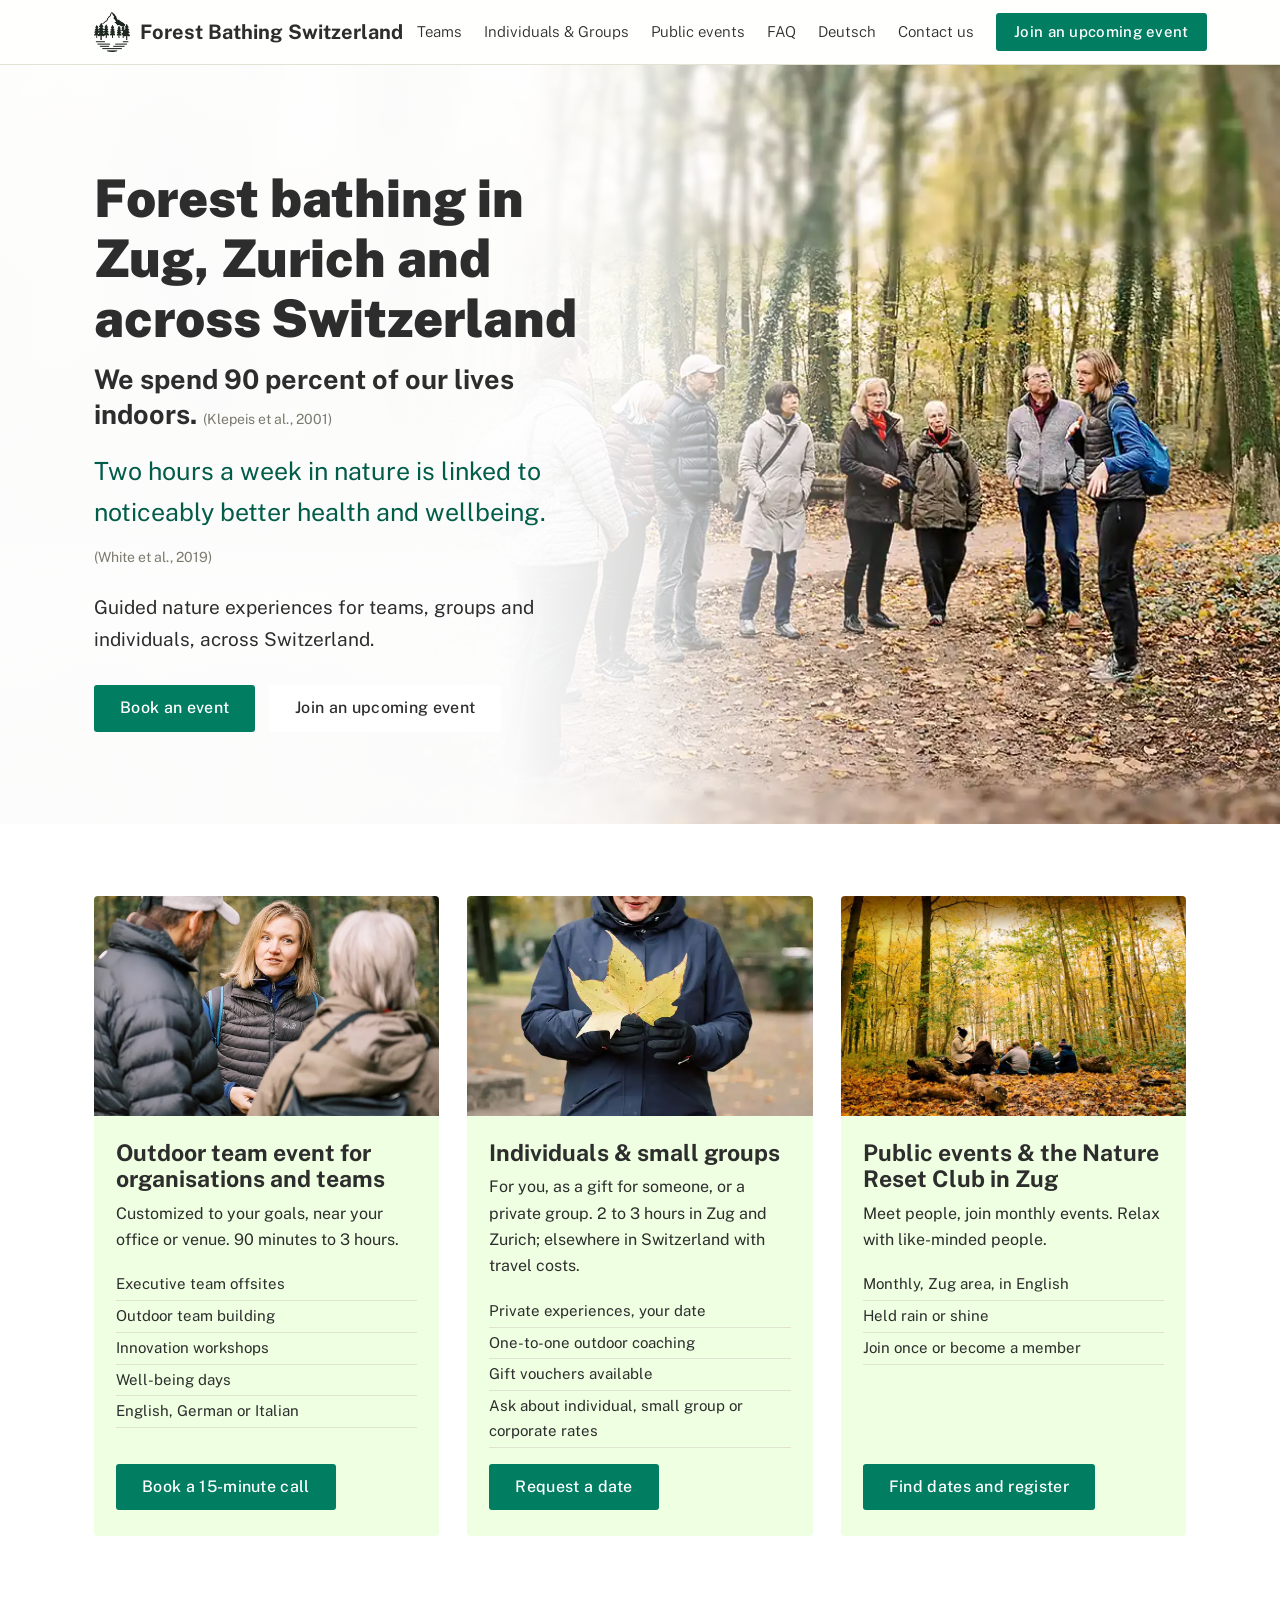
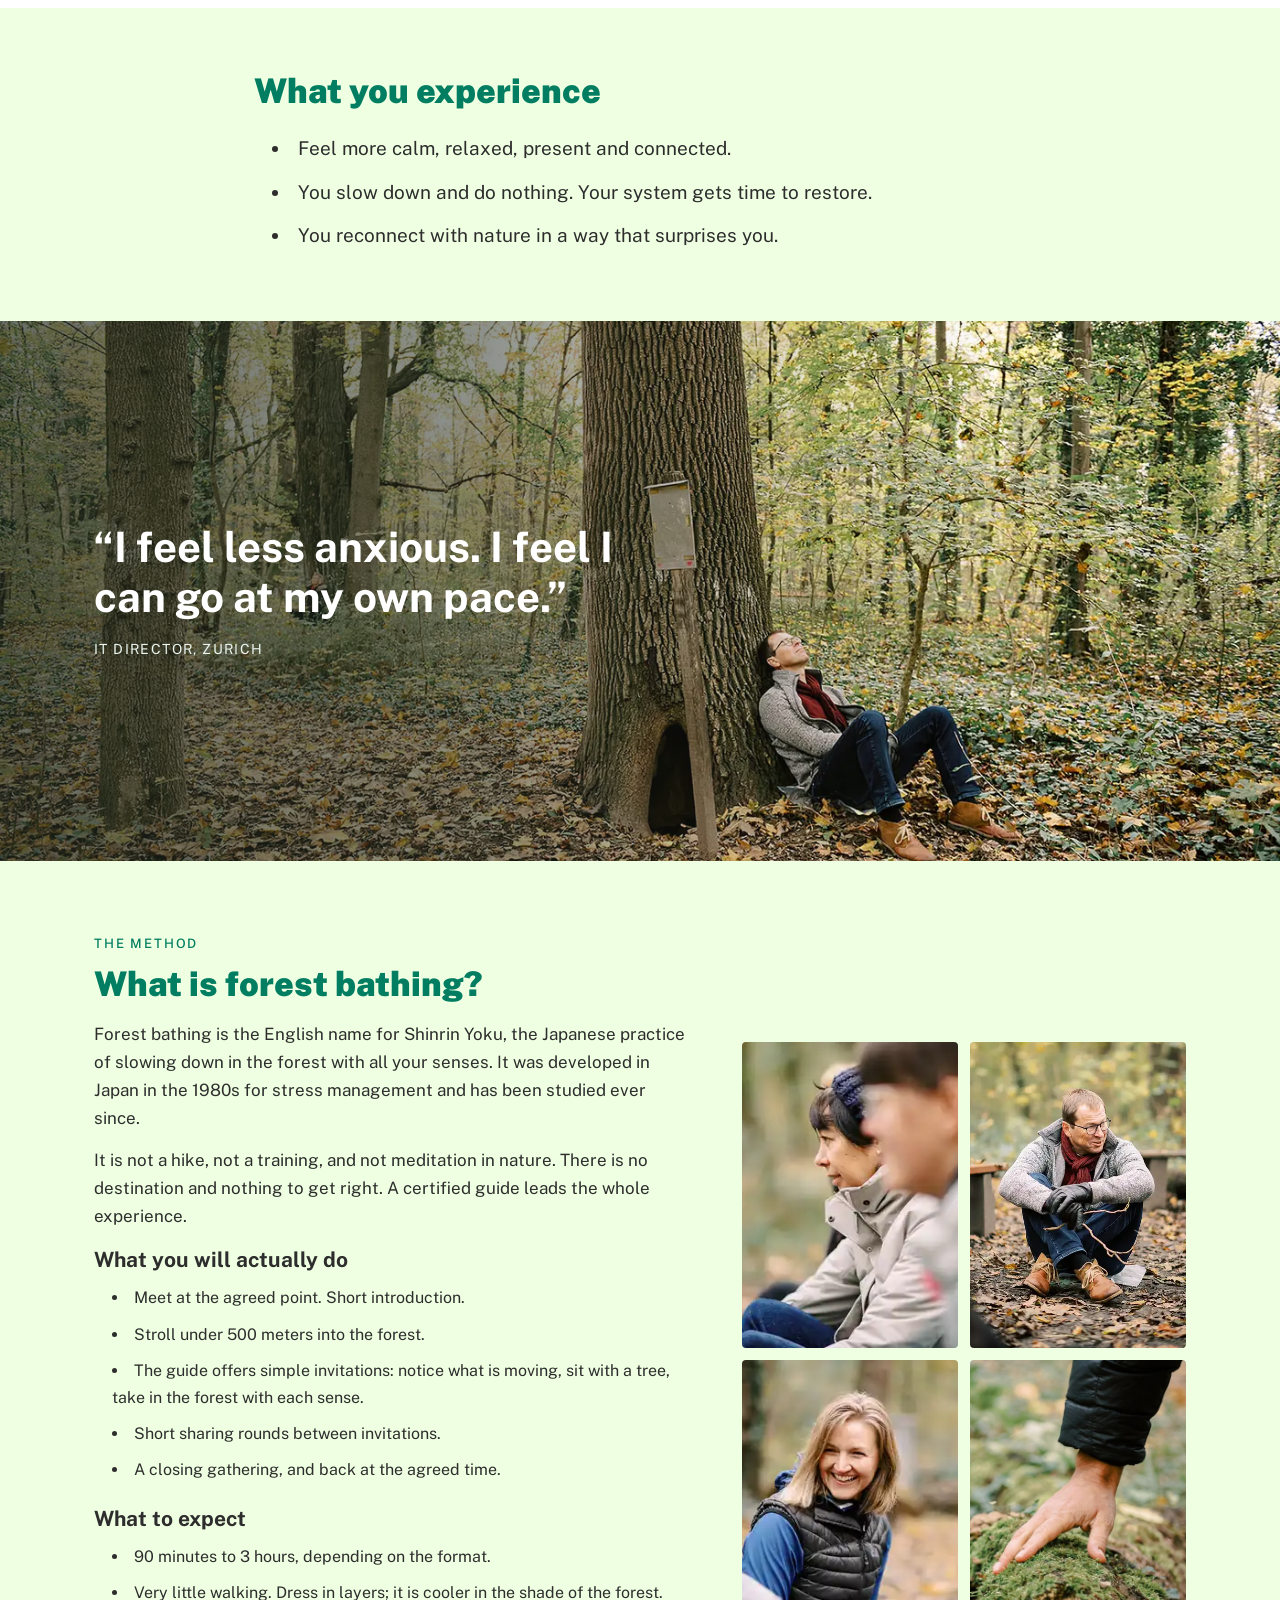
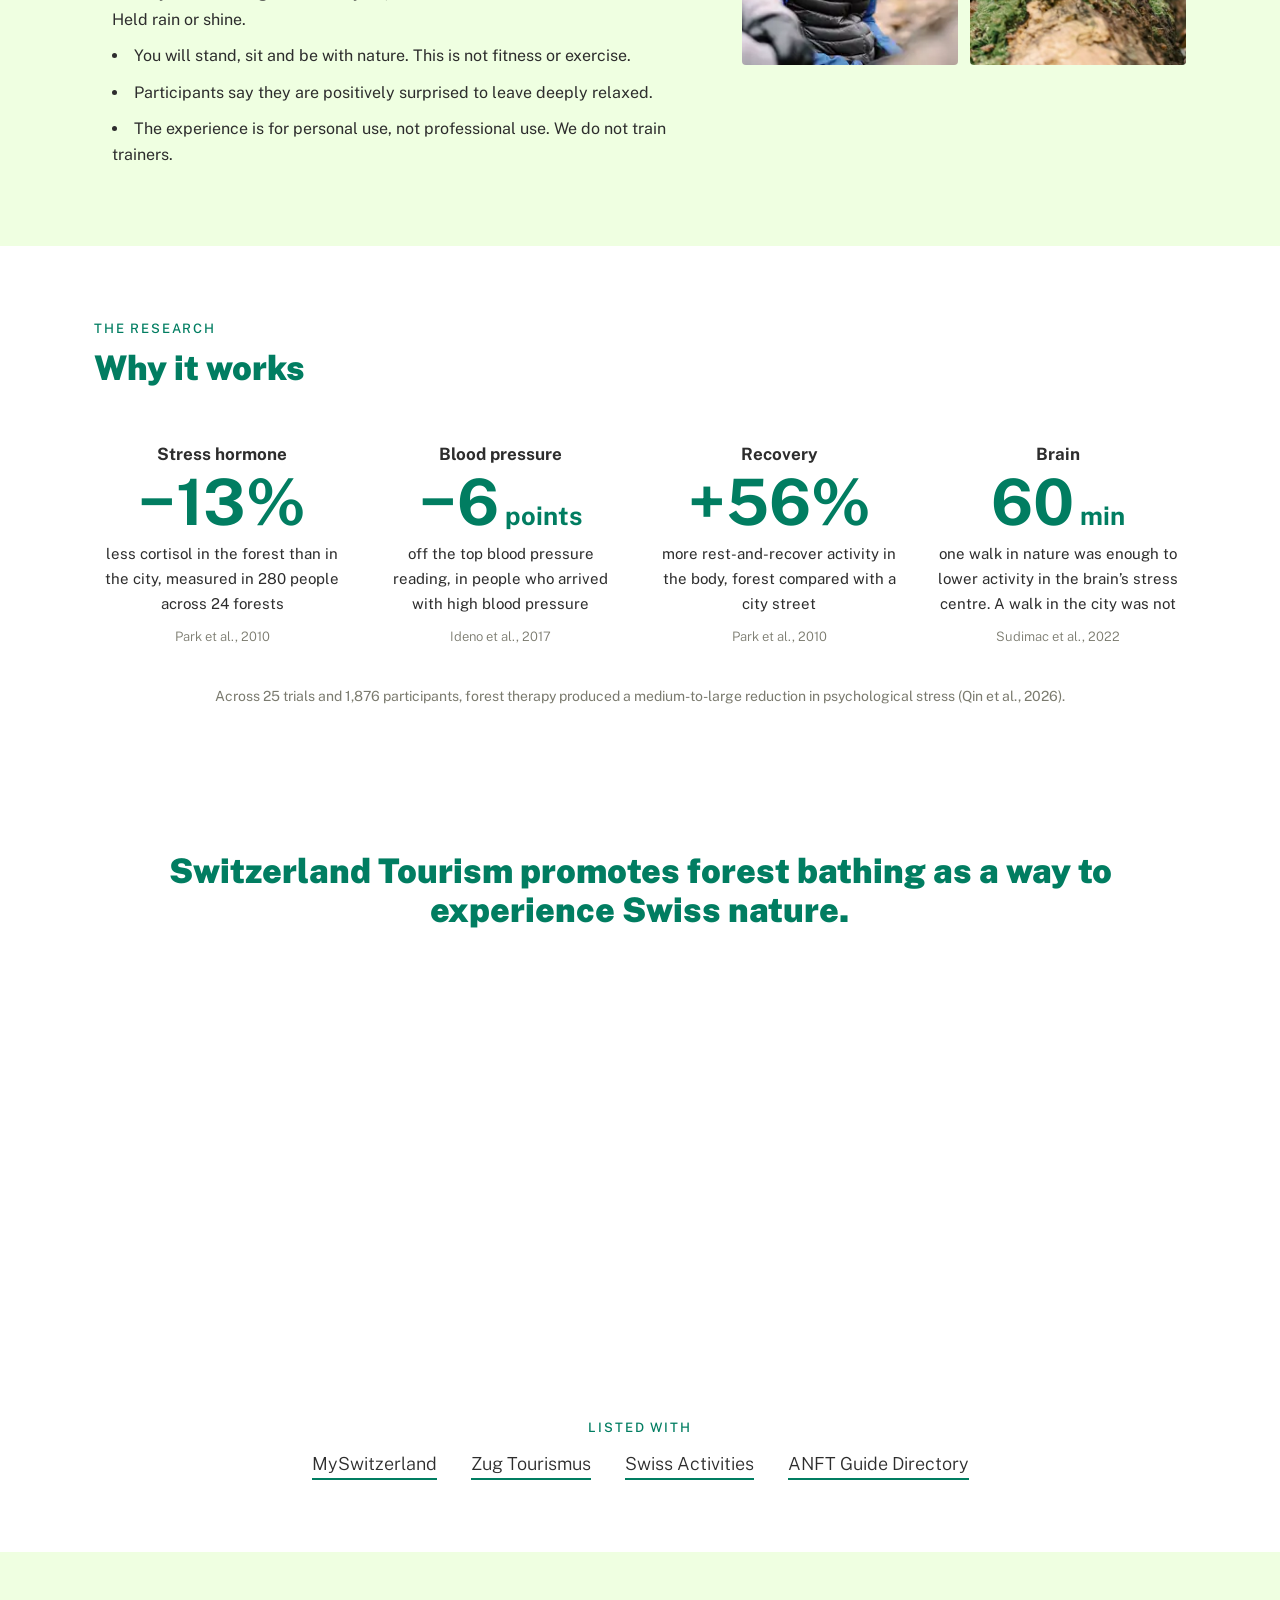
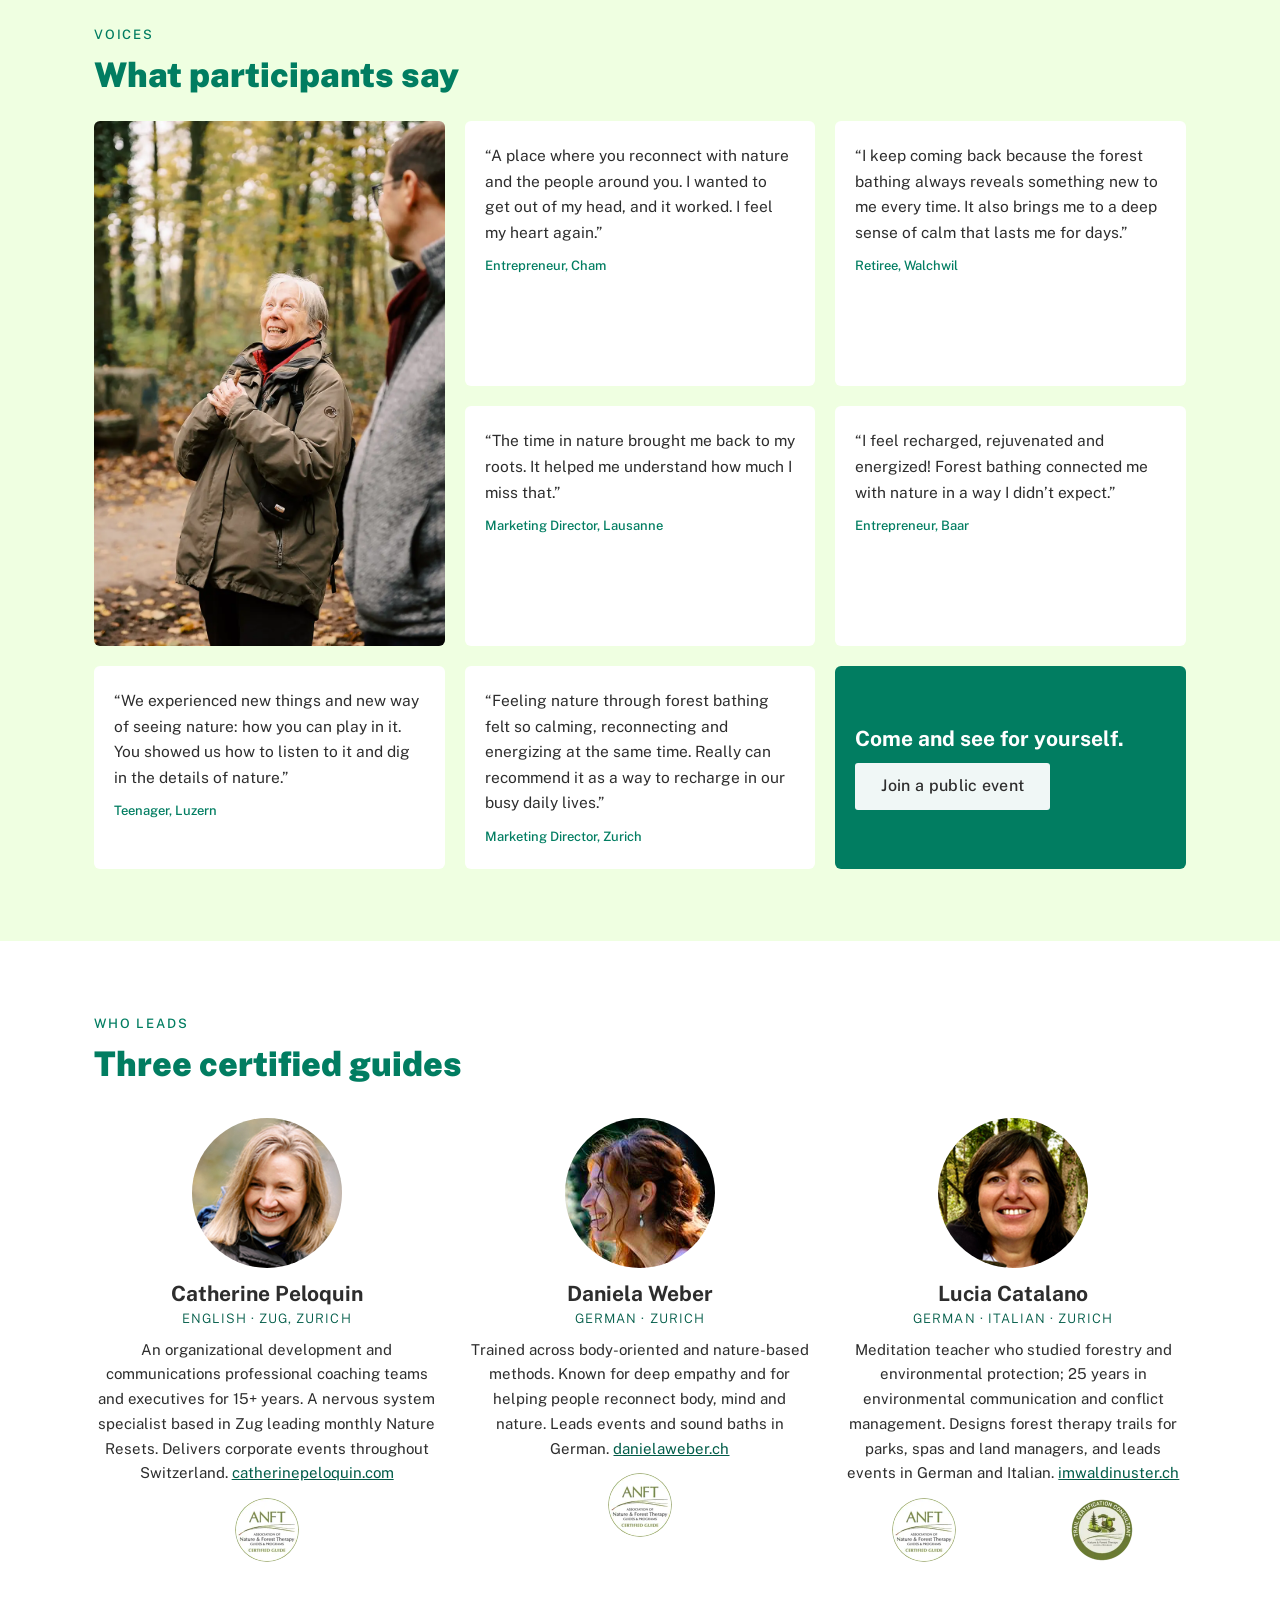
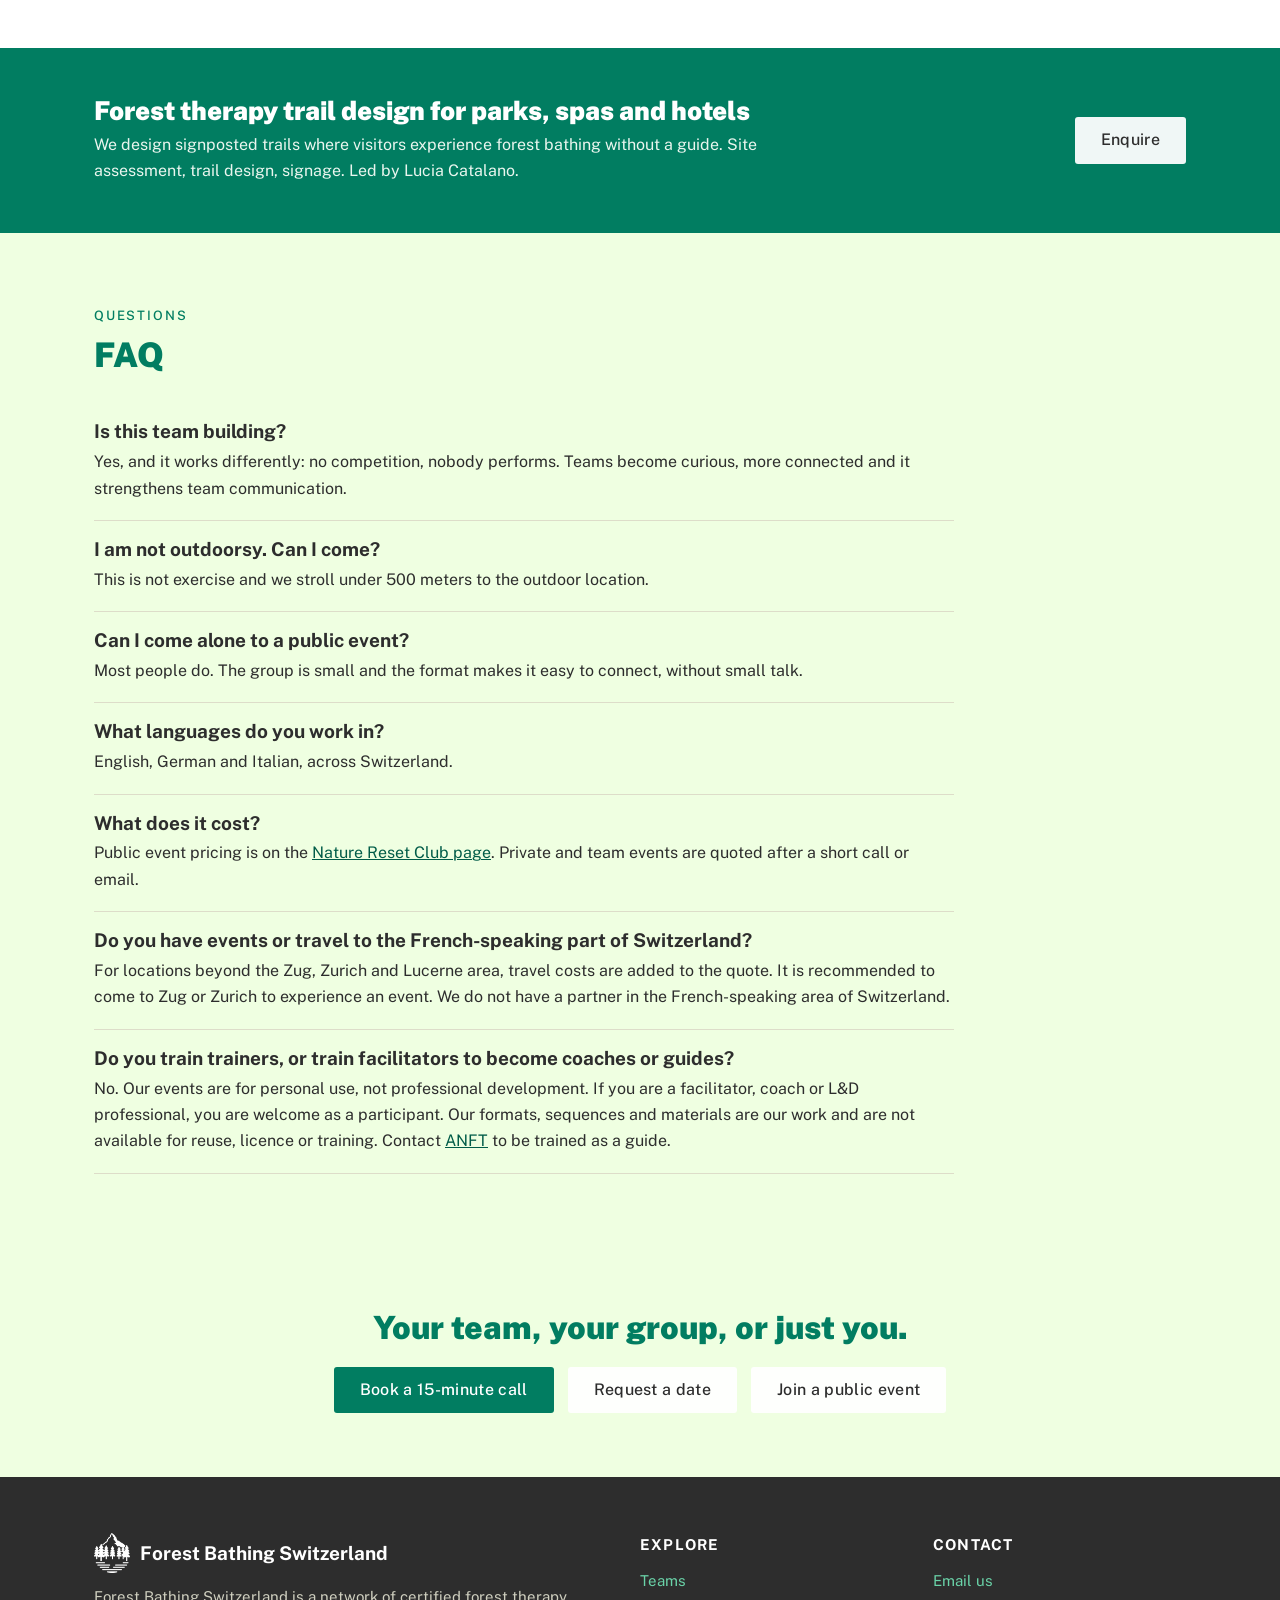
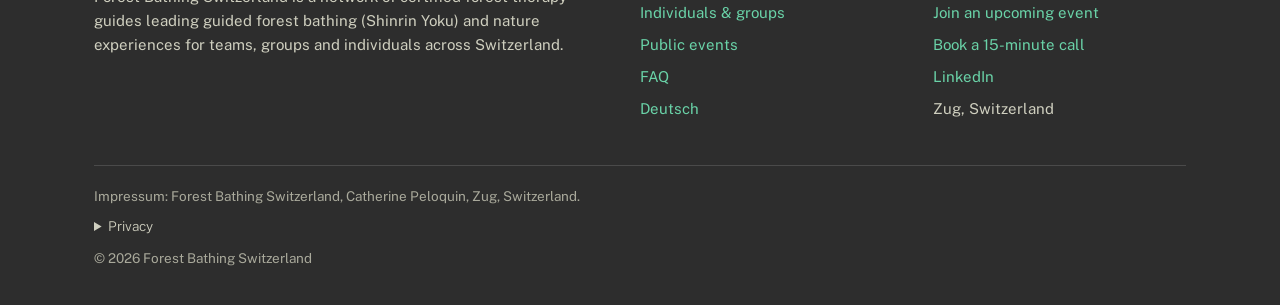
<file: index.html>
<!doctype html>
<html lang="en-US">
<head>
<meta charset="utf-8">
<meta name="viewport" content="width=device-width, initial-scale=1">
<title>Forest Bathing (Shinrin Yoku) &amp; Team Events in Switzerland</title>
<meta name="description" content="Guided forest bathing (Shinrin Yoku), outdoor team events and coaching in Zug, Zurich and across Switzerland. Certified guides for teams, groups and individuals.">
<meta name="robots" content="index, follow, max-image-preview:large, max-snippet:-1">
<link rel="canonical" href="https://forestbathingguides.ch/">
<link rel="alternate" hreflang="en" href="https://forestbathingguides.ch/">
<link rel="alternate" hreflang="de-CH" href="https://forestbathingguides.ch/waldbaden/">
<link rel="alternate" hreflang="x-default" href="https://forestbathingguides.ch/">
<meta property="og:type" content="website">
<meta property="og:site_name" content="Forest Bathing Switzerland">
<meta property="og:locale" content="en_US">
<meta property="og:title" content="Forest Bathing (Shinrin Yoku) &amp; Team Events in Switzerland">
<meta property="og:description" content="Guided forest bathing (Shinrin Yoku), outdoor team events and coaching in Zug, Zurich and across Switzerland. Certified guides for teams, groups and individuals.">
<meta property="og:url" content="https://forestbathingguides.ch/">
<meta property="og:image" content="https://forestbathingguides.ch/wp-content/uploads/2026/09/forest-group-circle-hero-hd.webp">
<meta name="twitter:card" content="summary_large_image">
<link rel="icon" href="/wp-content/uploads/2024/10/cropped-Forest_Bathing_favicon-32x32.png" sizes="32x32">
<link rel="icon" href="/wp-content/uploads/2024/10/cropped-Forest_Bathing_favicon-192x192.png" sizes="192x192">
<link rel="apple-touch-icon" href="/wp-content/uploads/2024/10/cropped-Forest_Bathing_favicon-180x180.png">
<link rel="preload" as="image" href="/wp-content/uploads/2026/09/forest-group-circle-hero-hd.webp">
<link rel="preconnect" href="https://fonts.googleapis.com"><link rel="preconnect" href="https://fonts.gstatic.com" crossorigin>
<link rel="stylesheet" href="https://fonts.googleapis.com/css2?family=Public+Sans:wght@400;600;700;900&display=swap">
<style>
:root{
  --green:#017d61; --green-dark:#015c48; --mint:#6ad3a8; --cream:#efffe1; --ink:#2d2d2d; --body:#2d2d2d; --white:#ffffff;
}
*{margin:0;padding:0;box-sizing:border-box}
body{font-family:'Public Sans','Inter','Helvetica Neue',Arial,sans-serif;font-weight:300;color:#2d2d2d;background:#efffe1;font-size:17px;line-height:1.65}
h1,h2,h3{font-family:'Public Sans','Inter','Helvetica Neue',Arial,sans-serif;color:#2d2d2d;line-height:1.15}
h2{color:#017d61}
img{max-width:100%;display:block}
a{color:#015c48}
.wrap{max-width:1140px;margin:0 auto;padding:0 24px}
.btn{display:inline-block;background:#017d61;color:#fff;text-decoration:none;font-weight:500;font-family:'Public Sans','Inter','Helvetica Neue',Arial,sans-serif;padding:13px 26px;border-radius:3px;letter-spacing:.02em;transition:background .2s}
.btn:hover{background:#015c48}
.btn.ghost{background:rgba(255,255,255,.92);color:#2d2d2d}
.btn.ghost:hover{background:#fff}
.cite{font-size:13px;color:#7a7a6e}
section{padding:72px 0}
.kicker{font-size:13px;letter-spacing:.14em;text-transform:uppercase;color:#017d61;font-weight:500;margin-bottom:10px;font-family:'Public Sans','Inter','Helvetica Neue',Arial,sans-serif}
/* nav */
nav{position:sticky;top:0;background:rgba(255,255,255,.96);z-index:50;border-bottom:1px solid #e3e3d4}
.nav-in{max-width:1140px;margin:0 auto;padding:12px 24px;display:flex;align-items:center;gap:28px}
.nav-in .brand{display:flex;align-items:center;gap:10px;text-decoration:none;color:#2d2d2d;font-family:'Public Sans','Inter','Helvetica Neue',Arial,sans-serif;font-size:20px;margin-right:auto}
.nav-in .brand img{width:36px;height:36px}
.nav-in a.nl{text-decoration:none;color:#2d2d2d;font-size:15px}
.nav-in a.nl:hover{color:#015c48}
.nav-in .btn{padding:9px 18px;font-size:15px}
/* hero */
.hero{background:linear-gradient(90deg,rgba(255,255,255,.985) 0%,rgba(255,255,255,.975) 40%,rgba(255,255,255,.86) 50%,rgba(255,255,255,.22) 64%,rgba(255,255,255,0) 74%),url('/wp-content/uploads/2026/09/forest-group-circle-hero-hd.webp') 50% 76%/cover no-repeat;padding:104px 0 92px;text-align:left}
.hero h1{font-size:clamp(32px,4.6vw,52px);max-width:500px;margin:0 0 8px}
.hero .cite{display:block;margin-bottom:18px}
.hero .wrap{text-align:left}
.hero p.sub{max-width:470px;margin:0 0 30px;font-size:19px;color:#2d2d2d}
.hero .btns{display:flex;gap:14px;justify-content:flex-start;flex-wrap:wrap}
/* doors */
.doors{background:#ffffff}
.grid3{display:grid;grid-template-columns:repeat(3,1fr);gap:28px}
.card{background:#efffe1;border-radius:4px;overflow:hidden;display:flex;flex-direction:column}
.card img{height:220px;width:100%;object-fit:cover}
.card .pad{padding:24px 22px 26px;display:flex;flex-direction:column;flex:1}
.card h3{font-size:23px;margin-bottom:8px}
.card p{font-size:16px;margin-bottom:16px}
.card .btn{margin-top:auto;align-self:flex-start}
.card ul{list-style:none;font-size:15px;margin:0 0 16px}
.card ul li{padding:3px 0;border-bottom:1px solid #e2e2d0}
/* numbers */
.numbers{text-align:center;padding:56px 0}
.numbers .big{font-family:'Public Sans','Inter','Helvetica Neue',Arial,sans-serif;font-size:clamp(24px,3.4vw,34px);color:#2d2d2d;max-width:840px;margin:0 auto 6px}
/* evidence */
.evidence{background:#ffffff}
.tiles{display:grid;grid-template-columns:repeat(auto-fit,minmax(215px,1fr));gap:22px;margin-top:34px}
.stat{text-align:center;padding:10px 6px}
.stat .n{font-family:'Public Sans','Inter','Helvetica Neue',Arial,sans-serif;font-size:clamp(44px,6vw,64px);font-weight:700;color:#017d61;line-height:1}
.stat p{font-size:15px;margin:8px 0 4px;color:#2d2d2d}
/* what */
.what .cols{display:grid;grid-template-columns:1.15fr .85fr;gap:48px;align-items:center}
.what h2{font-size:34px;margin-bottom:16px}
.what p{margin-bottom:14px}
.what img{border-radius:4px}
/* guides */
.guides{background:#ffffff}
.guides .grid3{margin-top:34px}
.gcard{text-align:center}
.gcard img{width:150px;height:150px;object-fit:cover;border-radius:50%;margin:0 auto 14px}
.gcard h3{font-size:21px}
.gcard .langs{font-size:13px;letter-spacing:.08em;text-transform:uppercase;color:#015c48;margin:2px 0 8px}
.gcard p{font-size:15px}
/* faq */
.faq h2{font-size:34px;margin-bottom:28px}
.qa{max-width:860px}
.qa .q{border-bottom:1px solid #ddddc9;padding:18px 0}
.qa h3{font-size:19px;margin-bottom:6px}
.qa p{font-size:16px}
/* listed */
.listed{background:#ffffff;text-align:center;padding:44px 0}
.listed .kicker{margin-bottom:14px}
.listed .logos{display:flex;gap:34px;justify-content:center;flex-wrap:wrap;font-family:'Public Sans','Inter','Helvetica Neue',Arial,sans-serif;font-size:18px;color:#2d2d2d}
.listed .logos a{color:#2d2d2d;text-decoration:none;border-bottom:2px solid #017d61}
/* footer */
footer{background:#2d2d2d;color:#cfcfbf;padding:46px 0;font-size:15px}
footer .boundary{color:#fff;font-family:'Public Sans','Inter','Helvetica Neue',Arial,sans-serif;font-size:18px;margin-bottom:14px}
footer a{color:#017d61}
@media(max-width:860px){
  .hero{background:linear-gradient(180deg,#fff 0%,#fff 62%,rgba(255,255,255,.92) 66%,rgba(255,255,255,0) 79%),url('/wp-content/uploads/2026/09/forest-group-circle-hero-hd.webp') 100% 100%/128% auto no-repeat #fff;padding:44px 0 320px}
  .hero h1,.hero p.sub{max-width:100%}
  .quotegrid{grid-template-columns:1fr!important}
  .qphoto{grid-row:auto!important;height:380px}
  .band{background-position:70% 50%!important;min-height:460px!important}
  .band>.wrap{min-height:460px!important;align-items:flex-end!important;padding-bottom:40px}
  .vidgrid{grid-template-columns:1fr!important}
  .grid3{grid-template-columns:1fr}
  .tiles{grid-template-columns:1fr}
  .what .cols{grid-template-columns:1fr}
  .nav-in a.nl{display:none}
}
/* hide Salient theme chrome so the page stands alone */
#header-outer,#header-space,#footer-outer,#footer-widgets,#page-header-wrap,#header-secondary-outer,.nectar-social-sharing,#to-top,#search-outer,#slide-out-widget-area,#slide-out-widget-area-bg,#mobile-menu{display:none!important}
#ajax-content-wrap{padding-top:0!important}
body.material #header-outer,body #header-outer{display:none!important}
.container-wrap,.main-content,#content,.post-area,article.post{padding:0!important;margin:0!important;width:100%!important;max-width:none!important;float:none!important;background:transparent!important}
.main-content>.row{padding:0!important}
#fbs-root{font-family:'Public Sans','Inter','Helvetica Neue',Arial,sans-serif;font-weight:300;color:#2d2d2d;background:#efffe1;font-size:17px;line-height:1.65;text-align:left}
#fbs-root *{box-sizing:border-box}
#fbs-root img{max-width:100%;height:auto}
#fbs-root h1,#fbs-root h2,#fbs-root h3{font-family:'Public Sans','Inter','Helvetica Neue',Arial,sans-serif;line-height:1.15}
/* specificity guards against theme overrides */
#fbs-root .btn,#fbs-root a.btn{background:#017d61!important;color:#fff!important;text-decoration:none!important;border:0!important;box-shadow:none!important;border-radius:3px!important;display:inline-block!important;padding:13px 26px!important;font-weight:500!important;font-size:16px!important;line-height:1.3!important}
#fbs-root .nav-in .btn,#fbs-root nav a.btn{padding:9px 18px!important;font-size:15px!important}
#fbs-root .btn:hover,#fbs-root a.btn:hover{background:#015c48!important;color:#fff!important}
#fbs-root .btn.ghost,#fbs-root a.btn.ghost{background:rgba(255,255,255,.94)!important;color:#2d2d2d!important}
#fbs-root .btn.ghost:hover,#fbs-root a.btn.ghost:hover{background:#fff!important;color:#015c48!important}
#fbs-root a{text-decoration:none}
#fbs-root p a,#fbs-root li a{text-decoration:underline}
#fbs-root h2{color:#017d61}
#fbs-root section{padding:72px 0}
#fbs-root iframe{max-width:100%}
#fbs-root p:empty{display:none!important}
#fbs-root .what .cols>div:last-child{grid-auto-rows:1fr!important;align-items:stretch}
#fbs-root .what .cols>div:last-child img{height:100%!important;width:100%!important;object-fit:cover!important;max-width:none!important;min-height:150px}
#fbs-root .card img{height:220px!important;width:100%!important;object-fit:cover!important;max-width:none!important}
#fbs-root .gcard>img{height:150px!important;width:150px!important;object-fit:cover!important;border-radius:50%!important}
#fbs-root .gcard div img{height:64px!important;width:64px!important}
#fbs-root h1,#fbs-root h2{font-weight:900}
#fbs-root h3,#fbs-root .stat .n,#fbs-root .brand{font-weight:700}
#fbs-root p,#fbs-root li{font-weight:400}

/* static build additions */
#fbs-root .hero p.stat{font-size:clamp(20px,2.4vw,27px)!important;font-weight:700!important;color:#2d2d2d!important;max-width:500px;margin:14px 0 0!important;line-height:1.3;text-align:left!important}
.nav-in{gap:22px}
#fbs-root .nav-in .brand{margin-right:auto!important}
#fbs-root .nav-in .brand + a.nl{margin-left:28px}
#fbs-root .hero p.stat{padding:0!important;text-indent:0!important}
.nav-in a.nl,.nav-in .btn,.nav-in .brand{white-space:nowrap}
@media(max-width:1100px){.nav-in{gap:16px}.nav-in a.nl{font-size:14px}}
@media(max-width:860px){#fbs-root .nav-in a.nl.contact{display:inline!important;font-size:14px}.nav-in{gap:12px;padding:10px 16px}.nav-in .brand{font-size:0!important;gap:0}.nav-in .btn{padding:8px 12px!important;font-size:14px!important}}
footer.site{background:#2d2d2d;color:#cfcfbf;padding:56px 0 36px;font-size:15px;line-height:1.6}
footer.site .fgrid{display:grid;grid-template-columns:2fr 1fr 1fr;gap:40px}
footer.site .fbrand{display:flex;align-items:center;gap:10px;color:#fff;font-size:19px;font-weight:700;margin-bottom:12px}
footer.site .fbrand img{width:36px;height:36px;filter:brightness(0) invert(1)}
footer.site h4{color:#fff;font-size:15px;letter-spacing:.08em;text-transform:uppercase;margin-bottom:12px}
footer.site ul{list-style:none;margin:0;padding:0}
footer.site li{margin:0 0 8px}
#fbs-root footer.site a{color:#6ad3a8!important;text-decoration:none!important}
#fbs-root footer.site a:hover{text-decoration:underline!important}
footer.site .fbase{border-top:1px solid #4a4a4a;margin-top:36px;padding-top:20px;font-size:13.5px;color:#a9a99b}
footer.site details{margin-top:8px}
footer.site summary{cursor:pointer;color:#cfcfbf}
@media(max-width:860px){footer.site .fgrid{grid-template-columns:1fr;gap:28px}}

</style>
<script async src="https://www.googletagmanager.com/gtag/js?id=G-YPDB066MPB"></script>
<script>window.dataLayer=window.dataLayer||[];function gtag(){dataLayer.push(arguments);}gtag('js',new Date());gtag('config','G-YPDB066MPB');document.addEventListener('click',function(e){var a=e.target.closest&&e.target.closest('a');if(!a||typeof gtag!=='function')return;var h=a.getAttribute('href')||'';var n=h.indexOf('nature-reset-club')>-1?'join_event_click':h.indexOf('mailto:')===0?'email_click':h.indexOf('calendly.com')>-1?'call_booking_click':null;if(n)gtag('event',n,{link_url:h.split('?')[0],page_language:document.documentElement.lang});});</script>
<script>(function(c,l,a,r,i,t,y){c[a]=c[a]||function(){(c[a].q=c[a].q||[]).push(arguments)};t=l.createElement(r);t.async=1;t.src="https://www.clarity.ms/tag/"+i;y=l.getElementsByTagName(r)[0];y.parentNode.insertBefore(t,y);})(window,document,"clarity","script","yktsoicgjc");</script>
<script type="application/ld+json">
{
 "@context": "https://schema.org",
 "@graph": [
  {
   "@type": "Organization",
   "@id": "https://forestbathingguides.ch/#org",
   "name": "Forest Bathing Switzerland",
   "url": "https://forestbathingguides.ch/",
   "logo": "https://forestbathingguides.ch/wp-content/uploads/2024/10/cropped-Forest_Bathing_favicon-270x270.png",
   "description": "Forest Bathing Switzerland is a network of certified forest therapy guides leading guided forest bathing (Shinrin Yoku) and nature experiences for teams, groups and individuals across Switzerland.",
   "address": {
    "@type": "PostalAddress",
    "addressLocality": "Zug",
    "addressCountry": "CH"
   },
   "areaServed": [
    {
     "@type": "Place",
     "name": "Canton of Zug"
    },
    {
     "@type": "Place",
     "name": "Zug"
    },
    {
     "@type": "Place",
     "name": "Oberwil bei Zug"
    },
    {
     "@type": "Place",
     "name": "Baar"
    },
    {
     "@type": "Place",
     "name": "Cham"
    },
    {
     "@type": "Place",
     "name": "Steinhausen"
    },
    {
     "@type": "Place",
     "name": "Hünenberg"
    },
    {
     "@type": "Place",
     "name": "Risch-Rotkreuz"
    },
    {
     "@type": "Place",
     "name": "Walchwil"
    },
    {
     "@type": "Place",
     "name": "Unterägeri"
    },
    {
     "@type": "Place",
     "name": "Oberägeri"
    },
    {
     "@type": "Place",
     "name": "Menzingen"
    },
    {
     "@type": "Place",
     "name": "Zugerberg"
    },
    {
     "@type": "Place",
     "name": "Zurich"
    },
    {
     "@type": "Place",
     "name": "Lucerne"
    },
    {
     "@type": "Place",
     "name": "Switzerland"
    }
   ],
   "knowsLanguage": [
    "en",
    "de",
    "it"
   ],
   "sameAs": [
    "https://www.myswitzerland.com/en-ch/planning/offers/forest-bathing-shinrin-yoku-from-zug/",
    "https://www.zug-tourismus.ch/en/poi/poi-and-infrastructure/forest-bathing/",
    "https://www.swissactivities.com/en-ch/hiking/forest-bathing-team-event-zug/",
    "https://anft.earth/",
    "https://www.linkedin.com/company/forestbathingswitzerland/"
   ],
   "member": [
    {
     "@type": "Person",
     "name": "Catherine Peloquin",
     "url": "https://catherinepeloquin.com"
    },
    {
     "@type": "Person",
     "name": "Daniela Weber",
     "url": "https://www.danielaweber.ch"
    },
    {
     "@type": "Person",
     "name": "Lucia Catalano",
     "url": "https://www.imwaldinuster.ch"
    }
   ]
  },
  {
   "@type": "WebSite",
   "@id": "https://forestbathingguides.ch/#website",
   "url": "https://forestbathingguides.ch/",
   "name": "Forest Bathing Switzerland",
   "publisher": {
    "@id": "https://forestbathingguides.ch/#org"
   },
   "inLanguage": [
    "en",
    "de-CH"
   ]
  },
  {
   "@type": "WebPage",
   "@id": "https://forestbathingguides.ch/#webpage",
   "url": "https://forestbathingguides.ch/",
   "name": "Forest Bathing (Shinrin Yoku) & Team Events in Switzerland",
   "description": "Guided forest bathing (Shinrin Yoku), outdoor team events and coaching in Zug, Zurich and across Switzerland. Certified guides for teams, groups and individuals.",
   "inLanguage": "en-US",
   "isPartOf": {
    "@id": "https://forestbathingguides.ch/#website"
   },
   "about": {
    "@id": "https://forestbathingguides.ch/#org"
   },
   "primaryImageOfPage": "https://forestbathingguides.ch/wp-content/uploads/2026/09/forest-group-circle-hero-hd.webp",
   "dateModified": "2026-11-01"
  },
  {
   "@type": "FAQPage",
   "@id": "https://forestbathingguides.ch/#faq",
   "inLanguage": "en-US",
   "mainEntity": [
    {
     "@type": "Question",
     "name": "Is this team building?",
     "acceptedAnswer": {
      "@type": "Answer",
      "text": "Yes, and it works differently: no competition, nobody performs. Teams become curious, more connected and it strengthens team communication."
     }
    },
    {
     "@type": "Question",
     "name": "I am not outdoorsy. Can I come?",
     "acceptedAnswer": {
      "@type": "Answer",
      "text": "This is not exercise and we stroll under 500 meters to the outdoor location."
     }
    },
    {
     "@type": "Question",
     "name": "Can I come alone to a public event?",
     "acceptedAnswer": {
      "@type": "Answer",
      "text": "Most people do. The group is small and the format makes it easy to connect, without small talk."
     }
    },
    {
     "@type": "Question",
     "name": "What languages do you work in?",
     "acceptedAnswer": {
      "@type": "Answer",
      "text": "English, German and Italian, across Switzerland."
     }
    },
    {
     "@type": "Question",
     "name": "What does it cost?",
     "acceptedAnswer": {
      "@type": "Answer",
      "text": "Public event pricing is on the Nature Reset Club page. Private and team events are quoted after a short call or email."
     }
    },
    {
     "@type": "Question",
     "name": "Do you have events or travel to the French-speaking part of Switzerland?",
     "acceptedAnswer": {
      "@type": "Answer",
      "text": "For locations beyond the Zug, Zurich and Lucerne area, travel costs are added to the quote. It is recommended to come to Zug or Zurich to experience an event. We do not have a partner in the French-speaking area of Switzerland."
     }
    },
    {
     "@type": "Question",
     "name": "Do you train trainers, or train facilitators to become coaches or guides?",
     "acceptedAnswer": {
      "@type": "Answer",
      "text": "No. Our events are for personal use, not professional development. If you are a facilitator, coach or L&D professional, you are welcome as a participant. Our formats, sequences and materials are our work and are not available for reuse, licence or training. Contact ANFT to be trained as a guide."
     }
    }
   ]
  }
 ]
}
</script>
</head>
<body>
<div id="fbs-root">
<nav>
  <div class="nav-in">
    <a class="brand" href="/"><img src="/wp-content/uploads/2026/09/fbs-logo.webp" alt="Forest Bathing Switzerland logo">Forest Bathing Switzerland</a>
    <a class="nl" href="#teams">Teams</a>
    <a class="nl" href="#groups">Individuals &amp; Groups</a>
    <a class="nl" href="#public">Public events</a>
    <a class="nl" href="#faq">FAQ</a>
    <a class="nl" href="/waldbaden/" hreflang="de" lang="de">Deutsch</a>
    <a class="nl contact" href="#email">Contact us</a>
    <a class="btn" href="https://catherinepeloquin.com/nature-reset-club/">Join an upcoming event</a>
  </div>
</nav>
<header class="hero">
  <div class="wrap">
    <h1>Forest bathing in Zug, Zurich and across Switzerland</h1>
    <p class="stat">We spend 90 percent of our lives indoors. <span class="cite" style="display:inline;margin:0;font-size:14px;font-weight:400;white-space:nowrap">(Klepeis et al., 2001)</span></p>
    <p style="font-family:'Public Sans','Inter','Helvetica Neue',Arial,sans-serif;font-size:clamp(19px,2.2vw,25px);color:#015c48;max-width:500px;margin:18px 0 18px">Two hours a week in nature is linked to noticeably better health and wellbeing. <span class="cite" style="display:inline;margin:0;font-size:14px;white-space:nowrap">(White et al., 2019)</span></p>
    <p class="sub">Guided nature experiences for teams, groups and individuals, across Switzerland.</p>
    <div class="btns"><a class="btn" href="#email?subject=Event%20enquiry">Book an event</a><a class="btn ghost" href="https://catherinepeloquin.com/nature-reset-club/">Join an upcoming event</a></div>
  </div>
</header>
<section class="doors" id="offerings">
  <div class="wrap">
    <div class="grid3">
      <div class="card" id="teams">
        <img src="/wp-content/uploads/2024/04/forest_talking_2_square.webp" alt="Team on an outdoor team event in a Swiss forest">
        <div class="pad">
          <h3>Outdoor team event for organisations and teams</h3>
          <p>Customized to your goals, near your office or venue. 90 minutes to 3 hours.</p>
          <ul>
            <li>Executive team offsites</li>
            <li>Outdoor team building</li>
            <li>Innovation workshops</li>
            <li>Well-being days</li>
            <li>English, German or Italian</li>
          </ul>
          <a class="btn" href="https://calendly.com/cat-quin-ch/15">Book a 15-minute call</a>
        </div>
      </div>
      <div class="card" id="groups">
        <img src="/wp-content/uploads/2026/09/fbs-groups-leaf.webp" alt="Close-up of hands holding a maple leaf during a guided nature experience">
        <div class="pad">
          <h3>Individuals &amp; small groups</h3>
          <p>For you, as a gift for someone, or a private group. 2 to 3 hours in Zug and Zurich; elsewhere in Switzerland with travel costs.</p>
          <ul>
            <li>Private experiences, your date</li>
            <li>One-to-one outdoor coaching</li>
            <li>Gift vouchers available</li>
            <li>Ask about individual, small group or corporate rates</li>
          </ul>
          <a class="btn" href="#email">Request a date</a>
        </div>
      </div>
      <div class="card" id="public">
        <img src="/wp-content/uploads/2020/09/forestbathinghomem.jpg" alt="Group sitting together in an autumn forest at a public event">
        <div class="pad">
          <h3>Public events &amp; the Nature Reset Club in Zug</h3>
          <p>Meet people, join monthly events. Relax with like-minded people.</p>
          <ul>
            <li>Monthly, Zug area, in English</li>
            <li>Held rain or shine</li>
            <li>Join once or become a member</li>
          </ul>
          <a class="btn" href="https://catherinepeloquin.com/nature-reset-club/">Find dates and register</a>
        </div>
      </div>
    </div>
  </div>
</section>
<section class="outcomes" style="background:#efffe1;padding:64px 0">
  <div class="wrap" style="max-width:820px">
    <h2 style="font-size:34px;margin-bottom:16px">What you experience</h2>
    <ul style="list-style:disc inside;color:#2d2d2d;margin:0">
      <li style="padding:6px 0 6px 18px;position:relative;font-size:19px">Feel more calm, relaxed, present and connected.</li>
      <li style="padding:6px 0 6px 18px;position:relative;font-size:19px">You slow down and do nothing. Your system gets time to restore.</li>
      <li style="padding:6px 0 6px 18px;position:relative;font-size:19px">You reconnect with nature in a way that surprises you.</li>
    </ul>
  </div>
</section>
<section class="band" style="padding:0;position:relative;min-height:540px;background:url('/wp-content/uploads/2026/09/fbs-band-leaning.webp') 62% 50%/cover no-repeat">
  <div style="position:absolute;inset:0;background:linear-gradient(90deg,rgba(30,40,30,.66) 0%,rgba(30,40,30,.5) 38%,rgba(30,40,30,.12) 62%,rgba(30,40,30,0) 78%)"></div>
  <div class="wrap" style="position:relative;min-height:540px;display:flex;align-items:center">
    <div style="max-width:520px">
      <p style="font-family:'Public Sans','Inter','Helvetica Neue',Arial,sans-serif;font-size:clamp(27px,3.4vw,42px);font-weight:700;line-height:1.2;color:#fff;margin:0 0 16px">&ldquo;I feel less anxious. I feel I can go at my own pace.&rdquo;</p>
      <p style="color:#eaf6ef;font-size:14px;letter-spacing:.1em;text-transform:uppercase;margin:0">IT Director, Zurich</p>
    </div>
  </div>
</section>
<section class="what">
  <div class="wrap">
    <div class="cols">
      <div>
        <div class="kicker">The method</div>
        <h2>What is forest bathing?</h2>
        <p>Forest bathing is the English name for Shinrin Yoku, the Japanese practice of slowing down in the forest with all your senses. It was developed in Japan in the 1980s for stress management and has been studied ever since.</p>
        <p>It is not a hike, not a training, and not meditation in nature. There is no destination and nothing to get right. A certified guide leads the whole experience.</p>
        <h3 style="font-size:21px;margin:18px 0 8px">What you will actually do</h3>
        <ul style="list-style:disc inside;font-size:16px;color:#2d2d2d">
          <li style="padding:5px 0 5px 18px;position:relative">Meet at the agreed point. Short introduction.</li>
          <li style="padding:5px 0 5px 18px;position:relative">Stroll under 500 meters into the forest.</li>
          <li style="padding:5px 0 5px 18px;position:relative">The guide offers simple invitations: notice what is moving, sit with a tree, take in the forest with each sense.</li>
          <li style="padding:5px 0 5px 18px;position:relative">Short sharing rounds between invitations.</li>
          <li style="padding:5px 0 5px 18px;position:relative">A closing gathering, and back at the agreed time.</li>
        </ul>
        <h3 style="font-size:21px;margin:18px 0 8px">What to expect</h3>
        <ul style="list-style:disc inside;font-size:16px;color:#2d2d2d">
          <li style="padding:5px 0 5px 18px;position:relative">90 minutes to 3 hours, depending on the format.</li>
          <li style="padding:5px 0 5px 18px;position:relative">Very little walking. Dress in layers; it is cooler in the shade of the forest. Held rain or shine.</li>
          <li style="padding:5px 0 5px 18px;position:relative">You will stand, sit and be with nature. This is not fitness or exercise.</li>
          <li style="padding:5px 0 5px 18px;position:relative">Participants say they are positively surprised to leave deeply relaxed.</li>
          <li style="padding:5px 0 5px 18px;position:relative">The experience is for personal use, not professional use. We do not train trainers.</li>
        </ul>
      </div>
      <div style="display:grid;grid-template-columns:1fr 1fr;gap:12px"><img src="/wp-content/uploads/2026/09/fbs-method-conversation.webp" alt="Two participants in close conversation" style="border-radius:4px;height:100%;object-fit:cover"><img src="/wp-content/uploads/2026/09/fbs-method-sitting-alone.webp" alt="Participant sitting alone in the forest during a guided experience" style="border-radius:4px;height:100%;object-fit:cover"><img src="/wp-content/uploads/2026/09/fbs-method-smile.webp" alt="Participant smiling in the forest" style="border-radius:4px;height:100%;object-fit:cover"><img src="/wp-content/uploads/2020/04/forestbathing16.jpg" alt="Hand touching moss on a fallen tree" style="border-radius:4px;height:100%;object-fit:cover"></div>
    </div>
  </div>
</section><section class="evidence">
  <div class="wrap">
    <div class="kicker">The research</div>
    <h2 style="font-size:34px">Why it works</h2>
    <div class="tiles"><div class="stat"><p style="font-weight:700;color:#2d2d2d;font-size:17px;margin-bottom:2px">Stress hormone</p><div class="n">−13%</div><p>less cortisol in the forest than in the city, measured in 280 people across 24 forests</p><span class="cite">Park et al., 2010</span></div><div class="stat"><p style="font-weight:700;color:#2d2d2d;font-size:17px;margin-bottom:2px">Blood pressure</p><div class="n">−6<span style="font-size:.4em;font-weight:700"> points</span></div><p>off the top blood pressure reading, in people who arrived with high blood pressure</p><span class="cite">Ideno et al., 2017</span></div><div class="stat"><p style="font-weight:700;color:#2d2d2d;font-size:17px;margin-bottom:2px">Recovery</p><div class="n">+56%</div><p>more rest-and-recover activity in the body, forest compared with a city street</p><span class="cite">Park et al., 2010</span></div><div class="stat"><p style="font-weight:700;color:#2d2d2d;font-size:17px;margin-bottom:2px">Brain</p><div class="n">60<span style="font-size:.4em;font-weight:700"> min</span></div><p>one walk in nature was enough to lower activity in the brain&#8217;s stress centre. A walk in the city was not</p><span class="cite">Sudimac et al., 2022</span></div></div><p class="cite" style="margin-top:26px;text-align:center;font-size:14px">Across 25 trials and 1,876 participants, forest therapy produced a medium-to-large reduction in psychological stress (Qin et al., 2026).</p>
  </div>
</section>
<section style="background:#ffffff;padding:72px 0">
  <div class="wrap" style="text-align:center">
    <h2 style="font-size:34px;margin-bottom:26px">Switzerland Tourism promotes forest bathing as a way to experience Swiss nature.</h2>
    <div style="max-width:760px;margin:0 auto"><div style="position:relative;padding-top:56.25%"><iframe src="https://www.youtube.com/embed/dRID0fo-2FQ" title="Falling for Autumn | Switzerland Tourism" style="position:absolute;inset:0;width:100%;height:100%;border:0;border-radius:6px" allowfullscreen="" loading="lazy"></iframe></div></div>
    <div class="kicker" style="margin-top:34px">Listed with</div>
    <div class="logos" style="display:flex;gap:34px;justify-content:center;flex-wrap:wrap;font-family:'Public Sans','Inter','Helvetica Neue',Arial,sans-serif;font-size:18px;margin-top:6px">
      <a style="color:#2d2d2d;text-decoration:none;border-bottom:2px solid #017d61" href="https://www.myswitzerland.com/en-ch/planning/offers/forest-bathing-shinrin-yoku-from-zug/">MySwitzerland</a>
      <a style="color:#2d2d2d;text-decoration:none;border-bottom:2px solid #017d61" href="https://www.zug-tourismus.ch/en/poi/poi-and-infrastructure/forest-bathing/">Zug Tourismus</a>
      <a style="color:#2d2d2d;text-decoration:none;border-bottom:2px solid #017d61" href="https://www.swissactivities.com/en-ch/hiking/forest-bathing-team-event-zug/">Swiss Activities</a>
      <a style="color:#2d2d2d;text-decoration:none;border-bottom:2px solid #017d61" href="https://anft.earth/">ANFT Guide Directory</a>
    </div>
  </div>
</section>
<section style="background:#efffe1;padding:72px 0">
  <div class="wrap">
    <div class="kicker">Voices</div>
    <h2 style="font-size:34px;margin-bottom:26px">What participants say</h2>
    <div style="display:grid;grid-template-columns:repeat(3,1fr);gap:20px" class="quotegrid"><div class="qphoto" style="grid-row:span 2;border-radius:6px;overflow:hidden;min-height:300px"><img src="/wp-content/uploads/2026/09/fbs-voices-retiree.webp" alt="Participant laughing during a guided nature experience in an autumn forest" style="width:100%;height:100%;object-fit:cover;object-position:50% 30%"></div><div style="background:#ffffff;border-radius:6px;padding:22px 20px"><p style="font-size:15.5px;margin-bottom:10px">&ldquo;A place where you reconnect with nature and the people around you. I wanted to get out of my head, and it worked. I feel my heart again.&rdquo;</p><p class="cite" style="color:#017d61;font-weight:500">Entrepreneur, Cham</p></div><div style="background:#ffffff;border-radius:6px;padding:22px 20px"><p style="font-size:15.5px;margin-bottom:10px">&ldquo;I keep coming back because the forest bathing always reveals something new to me every time. It also brings me to a deep sense of calm that lasts me for days.&rdquo;</p><p class="cite" style="color:#017d61;font-weight:500">Retiree, Walchwil</p></div><div style="background:#ffffff;border-radius:6px;padding:22px 20px"><p style="font-size:15.5px;margin-bottom:10px">&ldquo;The time in nature brought me back to my roots. It helped me understand how much I miss that.&rdquo;</p><p class="cite" style="color:#017d61;font-weight:500">Marketing Director, Lausanne</p></div><div style="background:#ffffff;border-radius:6px;padding:22px 20px"><p style="font-size:15.5px;margin-bottom:10px">&ldquo;I feel recharged, rejuvenated and energized! Forest bathing connected me with nature in a way I didn’t expect.&rdquo;</p><p class="cite" style="color:#017d61;font-weight:500">Entrepreneur, Baar</p></div><div style="background:#ffffff;border-radius:6px;padding:22px 20px"><p style="font-size:15.5px;margin-bottom:10px">&ldquo;We experienced new things and new way of seeing nature: how you can play in it. You showed us how to listen to it and dig in the details of nature.&rdquo;</p><p class="cite" style="color:#017d61;font-weight:500">Teenager, Luzern</p></div><div style="background:#ffffff;border-radius:6px;padding:22px 20px"><p style="font-size:15.5px;margin-bottom:10px">&ldquo;Feeling nature through forest bathing felt so calming, reconnecting and energizing at the same time. Really can recommend it as a way to recharge in our busy daily lives.&rdquo;</p><p class="cite" style="color:#017d61;font-weight:500">Marketing Director, Zurich</p></div><div style="background:#017d61;border-radius:6px;padding:22px 20px;display:flex;flex-direction:column;justify-content:center;align-items:flex-start;gap:12px"><p style="color:#fff;font-family:'Public Sans','Inter','Helvetica Neue',Arial,sans-serif;font-size:21px;font-weight:700;line-height:1.2;margin:0">Come and see for yourself.</p><a class="btn ghost" style="background:#fff;color:#015c48" href="https://catherinepeloquin.com/nature-reset-club/">Join a public event</a></div></div>
  </div>
</section>
<section class="guides">
  <div class="wrap">
    <div class="kicker">Who leads</div>
    <h2 style="font-size:34px">Three certified guides</h2>
    <div class="grid3">
      <div class="gcard">
        <img src="/wp-content/uploads/2020/02/Catherine-Peloquin-1.jpg" alt="Catherine Peloquin, certified nature and forest therapy guide, Zug">
        <h3>Catherine Peloquin</h3>
        <div class="langs">English · Zug, Zurich</div>
        <p>An organizational development and communications professional coaching teams and executives for 15+ years. A nervous system specialist based in Zug leading monthly Nature Resets. Delivers corporate events throughout Switzerland. <a href="https://catherinepeloquin.com">catherinepeloquin.com</a></p><div style="display:flex;gap:10px;justify-content:center;margin-top:12px"><img src="/wp-content/uploads/2026/09/fbs-badge-anft.webp" alt="ANFT Certified Guide" style="width:64px;height:64px;border-radius:50%"></div>
      </div>
      <div class="gcard">
        <img src="/wp-content/uploads/2020/02/Daniela.jpg" alt="Daniela Weber, certified forest bathing guide">
        <h3>Daniela Weber</h3>
        <div class="langs">German · Zurich</div>
        <p>Trained across body-oriented and nature-based methods. Known for deep empathy and for helping people reconnect body, mind and nature. Leads events and sound baths in German. <a href="https://www.danielaweber.ch">danielaweber.ch</a></p><div style="display:flex;gap:10px;justify-content:center;margin-top:12px"><img src="/wp-content/uploads/2026/09/fbs-badge-anft.webp" alt="ANFT Certified Guide" style="width:64px;height:64px;border-radius:50%"></div>
      </div>
      <div class="gcard">
        <img src="/wp-content/uploads/2020/02/lucia-catalano-1.jpg" alt="Lucia Catalano, certified nature and forest therapy guide, Zurich">
        <h3>Lucia Catalano</h3>
        <div class="langs">German · Italian · Zurich</div>
        <p>Meditation teacher who studied forestry and environmental protection; 25 years in environmental communication and conflict management. Designs forest therapy trails for parks, spas and land managers, and leads events in German and Italian. <a href="https://www.imwaldinuster.ch">imwaldinuster.ch</a></p><div style="display:flex;gap:10px;justify-content:center;margin-top:12px"><img src="/wp-content/uploads/2026/09/fbs-badge-anft.webp" alt="ANFT Certified Guide" style="width:64px;height:64px;border-radius:50%"><img src="/wp-content/uploads/2026/09/fbs-badge-trail.webp" alt="Forest Therapy Trail certification" style="width:64px;height:64px;border-radius:50%"></div>
      </div>
    </div>
  </div>
</section>
<section style="background:#017d61;padding:48px 0">
  <div class="wrap" style="display:flex;gap:24px;align-items:center;justify-content:space-between;flex-wrap:wrap">
    <div style="max-width:680px">
      <h2 style="color:#fff;font-size:26px;margin-bottom:6px">Forest therapy trail design for parks, spas and hotels</h2>
      <p style="color:#eaf6ef;font-size:16px">We design signposted trails where visitors experience forest bathing without a guide. Site assessment, trail design, signage. Led by Lucia Catalano.</p>
    </div>
    <a class="btn ghost" style="background:#fff;color:#015c48" href="#email?subject=Forest%20therapy%20trail">Enquire</a>
  </div>
</section>
<section class="faq" id="faq">
  <div class="wrap">
    <div class="kicker">Questions</div>
    <h2>FAQ</h2>
    <div class="qa">
      <div class="q"><h3>Is this team building?</h3><p>Yes, and it works differently: no competition, nobody performs. Teams become curious, more connected and it strengthens team communication.</p></div>
      <div class="q"><h3>I am not outdoorsy. Can I come?</h3><p>This is not exercise and we stroll under 500 meters to the outdoor location.</p></div>
      <div class="q"><h3>Can I come alone to a public event?</h3><p>Most people do. The group is small and the format makes it easy to connect, without small talk.</p></div>
      <div class="q"><h3>What languages do you work in?</h3><p>English, German and Italian, across Switzerland.</p></div>
      <div class="q"><h3>What does it cost?</h3><p>Public event pricing is on the <a href="https://catherinepeloquin.com/nature-reset-club/">Nature Reset Club page</a>. Private and team events are quoted after a short call or email.</p></div>
      <div class="q"><h3>Do you have events or travel to the French-speaking part of Switzerland?</h3><p>For locations beyond the Zug, Zurich and Lucerne area, travel costs are added to the quote. It is recommended to come to Zug or Zurich to experience an event. We do not have a partner in the French-speaking area of Switzerland.</p></div>
      <div class="q"><h3>Do you train trainers, or train facilitators to become coaches or guides?</h3><p>No. Our events are for personal use, not professional development. If you are a facilitator, coach or L&amp;D professional, you are welcome as a participant. Our formats, sequences and materials are our work and are not available for reuse, licence or training. Contact <a href="https://anft.earth/">ANFT</a> to be trained as a guide.</p></div>
    </div>
  </div>
</section>
<section style="text-align:center;padding:64px 0;background:#efffe1">
  <div class="wrap">
    <h2 style="font-size:32px;margin-bottom:20px">Your team, your group, or just you.</h2>
    <div style="display:flex;gap:14px;justify-content:center;flex-wrap:wrap">
      <a class="btn" href="https://calendly.com/cat-quin-ch/15">Book a 15-minute call</a>
      <a class="btn ghost" style="background:#fff" href="#email?subject=Private%20event">Request a date</a>
      <a class="btn ghost" style="background:#fff" href="https://catherinepeloquin.com/nature-reset-club/">Join a public event</a>
    </div>
  </div>
</section>
<footer class="site">
  <div class="wrap">
    <div class="fgrid">
      <div>
        <div class="fbrand"><img src="/wp-content/uploads/2026/09/fbs-logo.webp" alt="" width="36" height="36">Forest Bathing Switzerland</div>
        <p>Forest Bathing Switzerland is a network of certified forest therapy guides leading guided forest bathing (Shinrin Yoku) and nature experiences for teams, groups and individuals across Switzerland.</p>
      </div>
      <div><h4>Explore</h4><ul><li><a href="#teams">Teams</a></li><li><a href="#groups">Individuals &amp; groups</a></li><li><a href="#public">Public events</a></li><li><a href="#faq">FAQ</a></li><li><a href="/waldbaden/">Deutsch</a></li></ul></div>
      <div><h4>Contact</h4><ul>
        <li><a href="#email">Email us</a></li>
        <li><a href="https://catherinepeloquin.com/nature-reset-club/">Join an upcoming event</a></li>
        <li><a href="https://calendly.com/cat-quin-ch/15">Book a 15-minute call</a></li>
        <li><a href="https://www.linkedin.com/company/forestbathingswitzerland/">LinkedIn</a></li>
        <li>Zug, Switzerland</li></ul></div>
    </div>
    <div class="fbase">
      <p>Impressum: Forest Bathing Switzerland, Catherine Peloquin, Zug, Switzerland.</p>
      <details><summary>Privacy</summary><p>This page uses Google Analytics and Microsoft Clarity to understand how visitors use it. There are no forms on this site. If you email us, we use your message only to answer it.</p></details>
      <p style="margin-top:10px">&copy; 2026 Forest Bathing Switzerland</p>
    </div>
  </div>
</footer>

</div>

<script>(function(){var u='forestbathingswitzerland',d='gmail.com';document.querySelectorAll('a[href^="#email"]').forEach(function(a){a.setAttribute('href','mailto:'+u+'@'+d+a.getAttribute('href').slice(6));});})();</script>
</body>
</html>
</file>
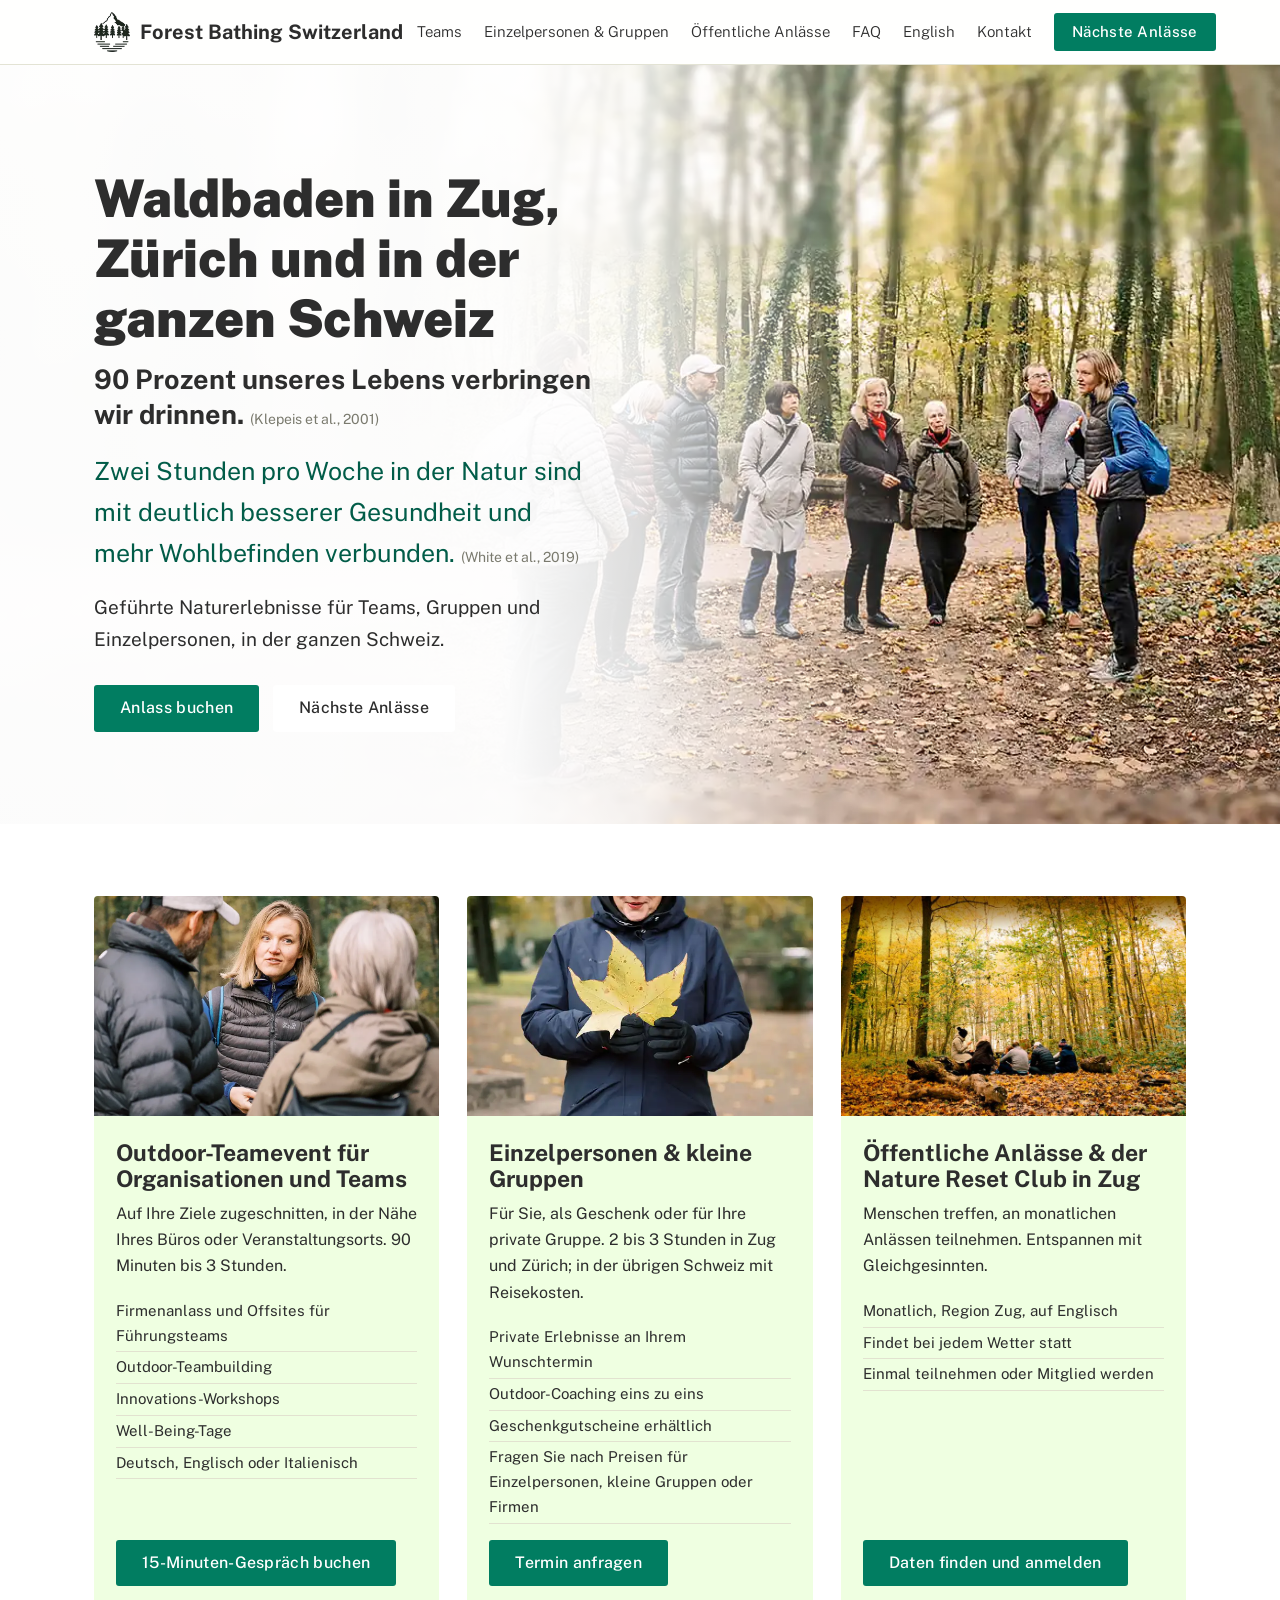
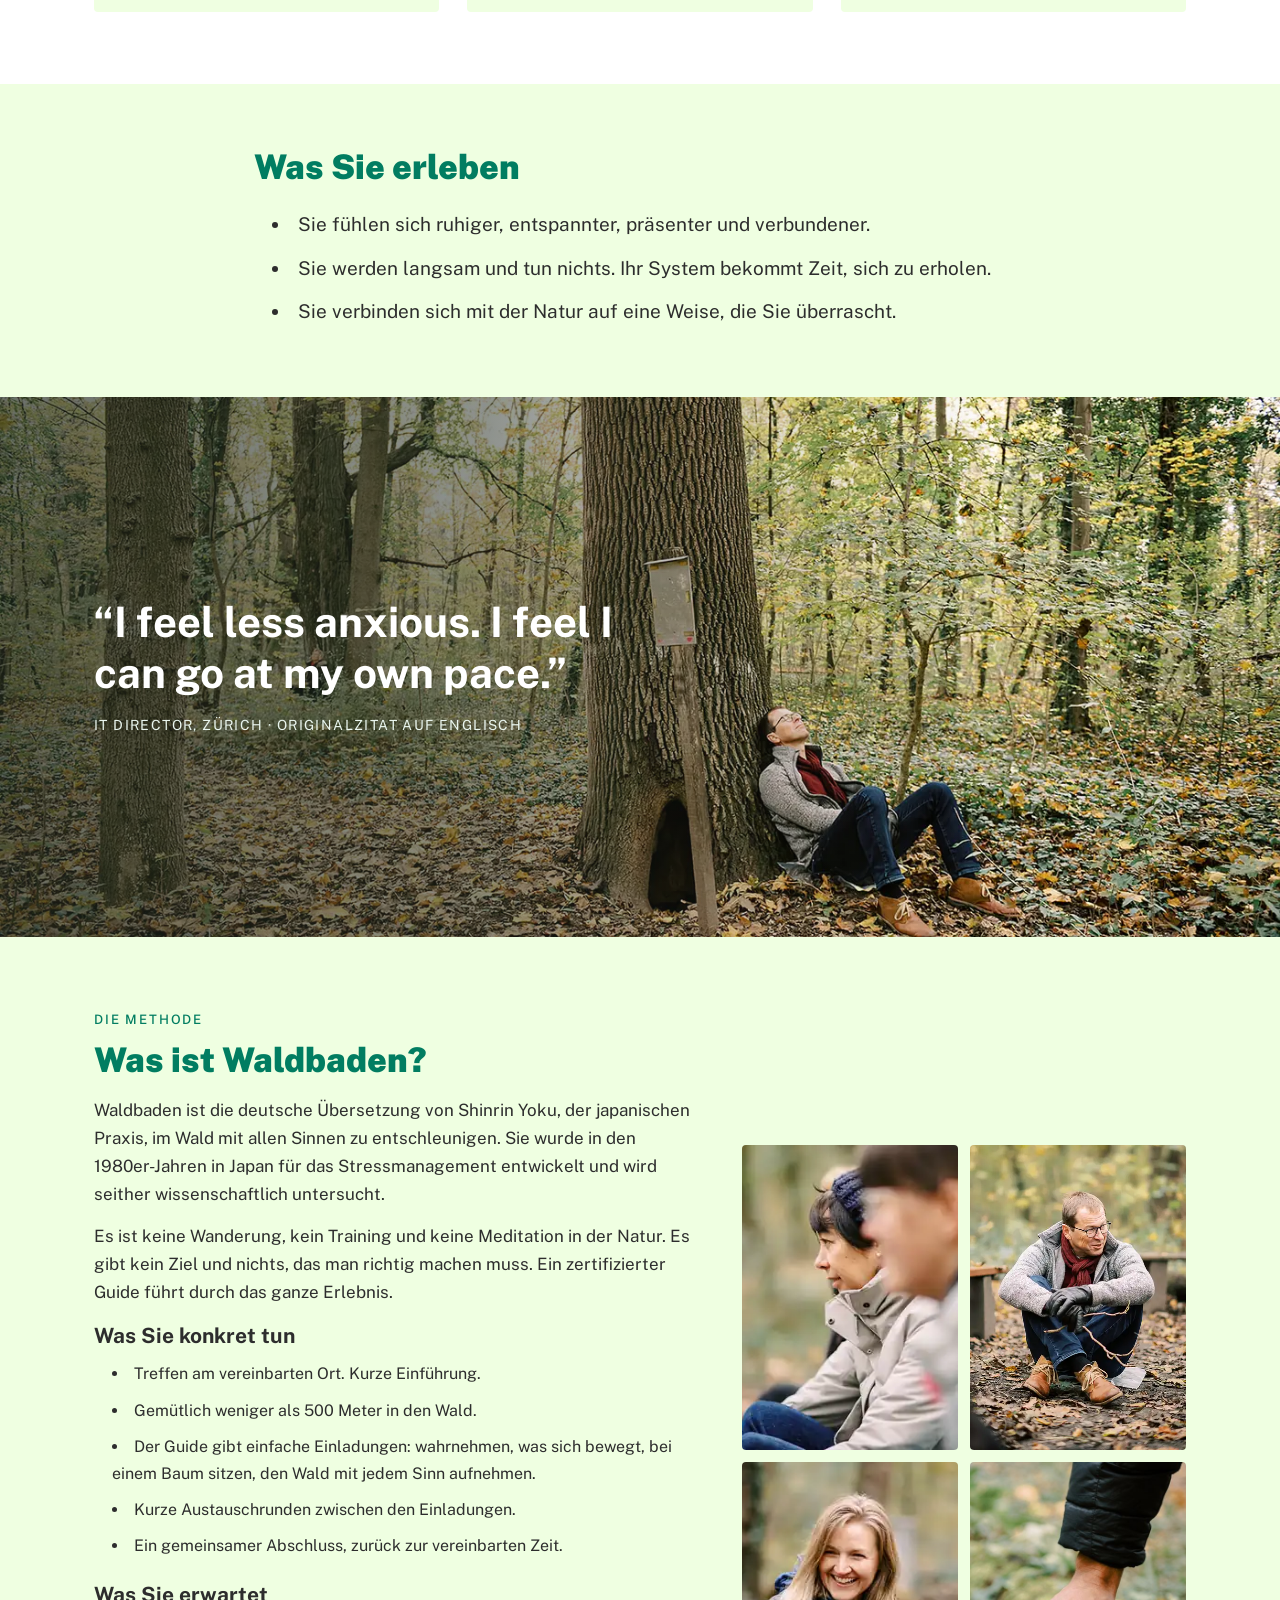
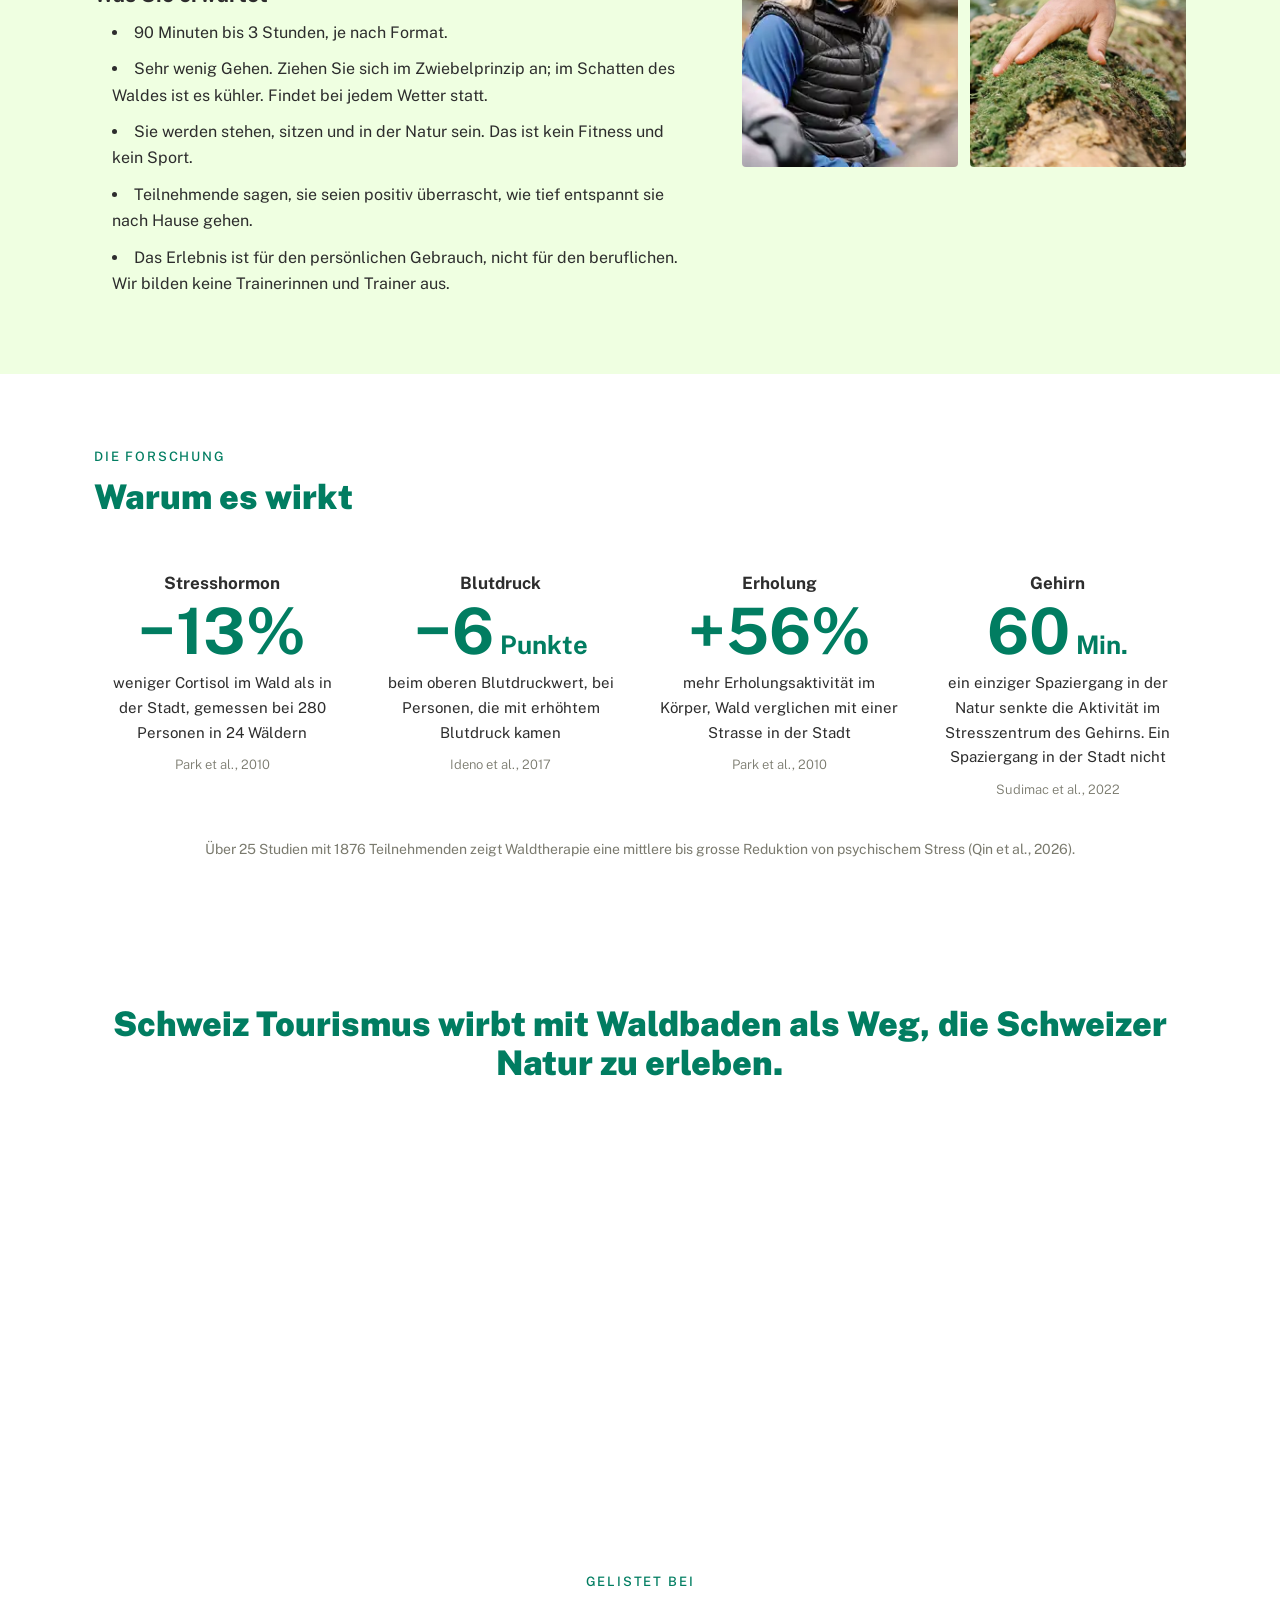
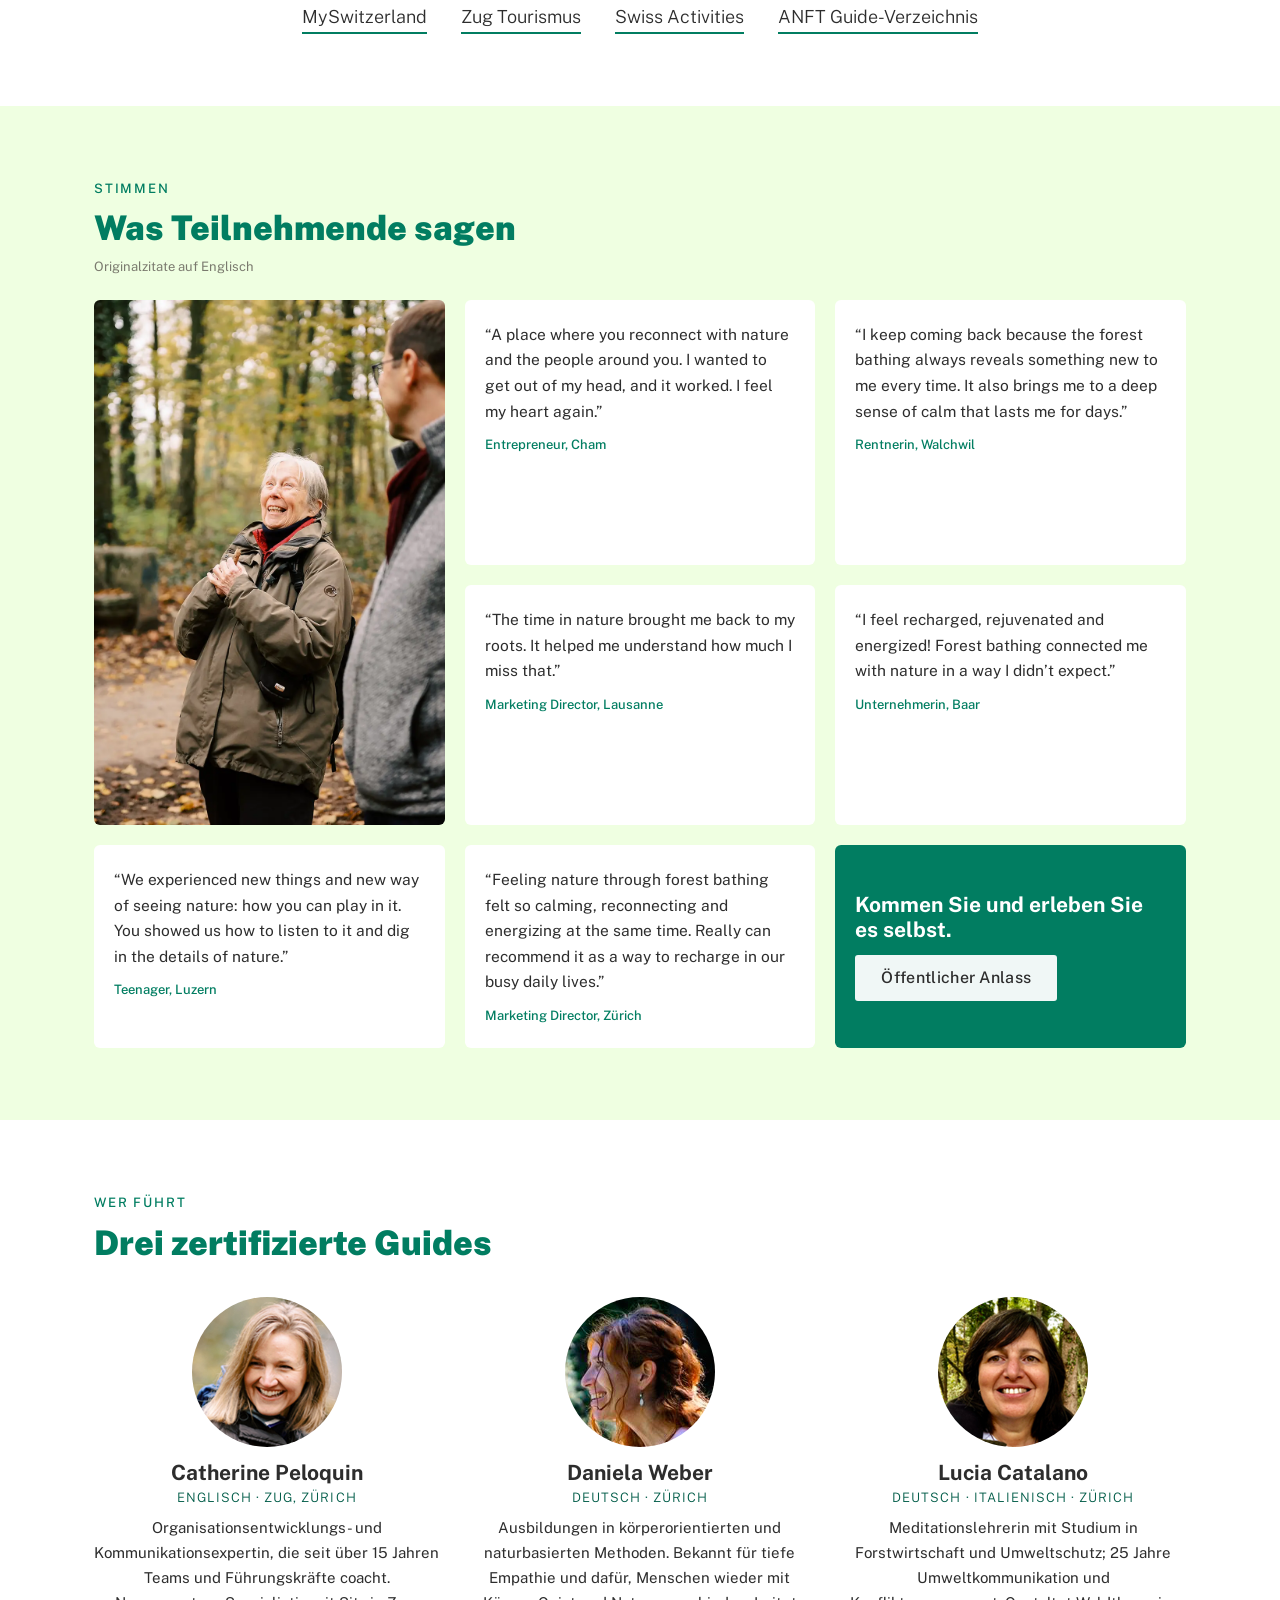
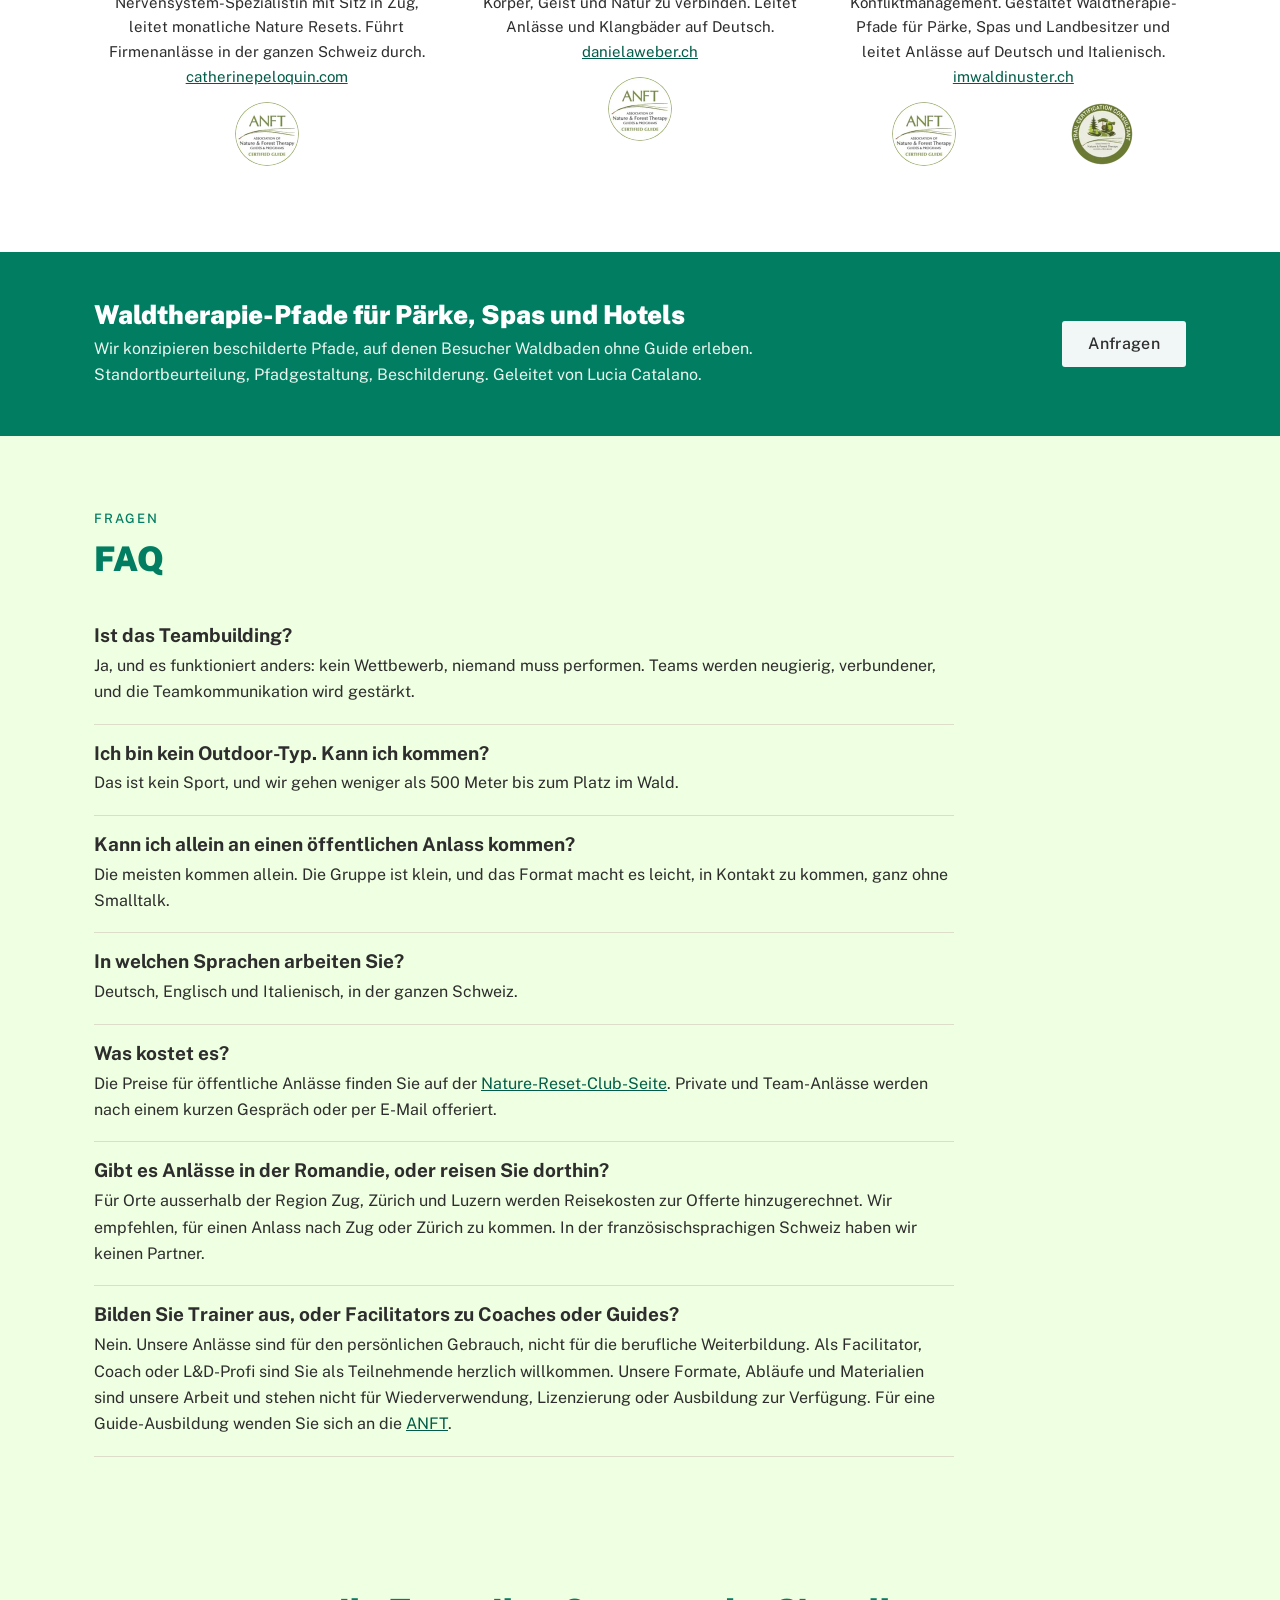
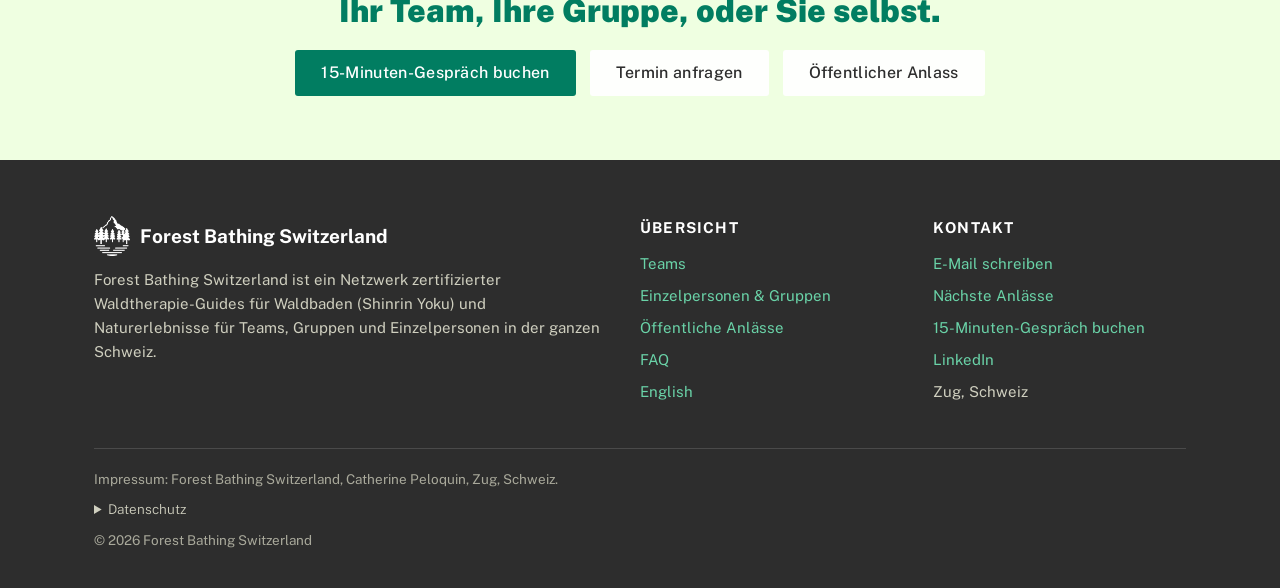
<file: waldbaden/index.html>
<!doctype html>
<html lang="de-CH">
<head>
<meta charset="utf-8">
<meta name="viewport" content="width=device-width, initial-scale=1">
<title>Waldbaden in Zürich &amp; Zug | Outdoor-Teamevents Schweiz</title>
<meta name="description" content="Geführtes Waldbaden in Zug und Zürich für Einzelpersonen und Gruppen. Outdoor-Teamevents für Firmen in der ganzen Schweiz. Zertifizierte Guides.">
<meta name="robots" content="index, follow, max-image-preview:large, max-snippet:-1">
<link rel="canonical" href="https://forestbathingguides.ch/waldbaden/">
<link rel="alternate" hreflang="en" href="https://forestbathingguides.ch/">
<link rel="alternate" hreflang="de-CH" href="https://forestbathingguides.ch/waldbaden/">
<link rel="alternate" hreflang="x-default" href="https://forestbathingguides.ch/">
<meta property="og:type" content="website">
<meta property="og:site_name" content="Forest Bathing Switzerland">
<meta property="og:locale" content="de_CH">
<meta property="og:title" content="Waldbaden in Zürich &amp; Zug | Outdoor-Teamevents Schweiz">
<meta property="og:description" content="Geführtes Waldbaden in Zug und Zürich für Einzelpersonen und Gruppen. Outdoor-Teamevents für Firmen in der ganzen Schweiz. Zertifizierte Guides.">
<meta property="og:url" content="https://forestbathingguides.ch/waldbaden/">
<meta property="og:image" content="https://forestbathingguides.ch/wp-content/uploads/2026/09/forest-group-circle-hero-hd.webp">
<meta name="twitter:card" content="summary_large_image">
<link rel="icon" href="/wp-content/uploads/2024/10/cropped-Forest_Bathing_favicon-32x32.png" sizes="32x32">
<link rel="icon" href="/wp-content/uploads/2024/10/cropped-Forest_Bathing_favicon-192x192.png" sizes="192x192">
<link rel="apple-touch-icon" href="/wp-content/uploads/2024/10/cropped-Forest_Bathing_favicon-180x180.png">
<link rel="preload" as="image" href="/wp-content/uploads/2026/09/forest-group-circle-hero-hd.webp">
<link rel="preconnect" href="https://fonts.googleapis.com"><link rel="preconnect" href="https://fonts.gstatic.com" crossorigin>
<link rel="stylesheet" href="https://fonts.googleapis.com/css2?family=Public+Sans:wght@400;600;700;900&display=swap">
<style>
:root{
  --green:#017d61; --green-dark:#015c48; --mint:#6ad3a8; --cream:#efffe1; --ink:#2d2d2d; --body:#2d2d2d; --white:#ffffff;
}
*{margin:0;padding:0;box-sizing:border-box}
body{font-family:'Public Sans','Inter','Helvetica Neue',Arial,sans-serif;font-weight:300;color:#2d2d2d;background:#efffe1;font-size:17px;line-height:1.65}
h1,h2,h3{font-family:'Public Sans','Inter','Helvetica Neue',Arial,sans-serif;color:#2d2d2d;line-height:1.15}
h2{color:#017d61}
img{max-width:100%;display:block}
a{color:#015c48}
.wrap{max-width:1140px;margin:0 auto;padding:0 24px}
.btn{display:inline-block;background:#017d61;color:#fff;text-decoration:none;font-weight:500;font-family:'Public Sans','Inter','Helvetica Neue',Arial,sans-serif;padding:13px 26px;border-radius:3px;letter-spacing:.02em;transition:background .2s}
.btn:hover{background:#015c48}
.btn.ghost{background:rgba(255,255,255,.92);color:#2d2d2d}
.btn.ghost:hover{background:#fff}
.cite{font-size:13px;color:#7a7a6e}
section{padding:72px 0}
.kicker{font-size:13px;letter-spacing:.14em;text-transform:uppercase;color:#017d61;font-weight:500;margin-bottom:10px;font-family:'Public Sans','Inter','Helvetica Neue',Arial,sans-serif}
/* nav */
nav{position:sticky;top:0;background:rgba(255,255,255,.96);z-index:50;border-bottom:1px solid #e3e3d4}
.nav-in{max-width:1140px;margin:0 auto;padding:12px 24px;display:flex;align-items:center;gap:28px}
.nav-in .brand{display:flex;align-items:center;gap:10px;text-decoration:none;color:#2d2d2d;font-family:'Public Sans','Inter','Helvetica Neue',Arial,sans-serif;font-size:20px;margin-right:auto}
.nav-in .brand img{width:36px;height:36px}
.nav-in a.nl{text-decoration:none;color:#2d2d2d;font-size:15px}
.nav-in a.nl:hover{color:#015c48}
.nav-in .btn{padding:9px 18px;font-size:15px}
/* hero */
.hero{background:linear-gradient(90deg,rgba(255,255,255,.985) 0%,rgba(255,255,255,.975) 40%,rgba(255,255,255,.86) 50%,rgba(255,255,255,.22) 64%,rgba(255,255,255,0) 74%),url('/wp-content/uploads/2026/09/forest-group-circle-hero-hd.webp') 50% 76%/cover no-repeat;padding:104px 0 92px;text-align:left}
.hero h1{font-size:clamp(32px,4.6vw,52px);max-width:500px;margin:0 0 8px}
.hero .cite{display:block;margin-bottom:18px}
.hero .wrap{text-align:left}
.hero p.sub{max-width:470px;margin:0 0 30px;font-size:19px;color:#2d2d2d}
.hero .btns{display:flex;gap:14px;justify-content:flex-start;flex-wrap:wrap}
/* doors */
.doors{background:#ffffff}
.grid3{display:grid;grid-template-columns:repeat(3,1fr);gap:28px}
.card{background:#efffe1;border-radius:4px;overflow:hidden;display:flex;flex-direction:column}
.card img{height:220px;width:100%;object-fit:cover}
.card .pad{padding:24px 22px 26px;display:flex;flex-direction:column;flex:1}
.card h3{font-size:23px;margin-bottom:8px}
.card p{font-size:16px;margin-bottom:16px}
.card .btn{margin-top:auto;align-self:flex-start}
.card ul{list-style:none;font-size:15px;margin:0 0 16px}
.card ul li{padding:3px 0;border-bottom:1px solid #e2e2d0}
/* numbers */
.numbers{text-align:center;padding:56px 0}
.numbers .big{font-family:'Public Sans','Inter','Helvetica Neue',Arial,sans-serif;font-size:clamp(24px,3.4vw,34px);color:#2d2d2d;max-width:840px;margin:0 auto 6px}
/* evidence */
.evidence{background:#ffffff}
.tiles{display:grid;grid-template-columns:repeat(auto-fit,minmax(215px,1fr));gap:22px;margin-top:34px}
.stat{text-align:center;padding:10px 6px}
.stat .n{font-family:'Public Sans','Inter','Helvetica Neue',Arial,sans-serif;font-size:clamp(44px,6vw,64px);font-weight:700;color:#017d61;line-height:1}
.stat p{font-size:15px;margin:8px 0 4px;color:#2d2d2d}
/* what */
.what .cols{display:grid;grid-template-columns:1.15fr .85fr;gap:48px;align-items:center}
.what h2{font-size:34px;margin-bottom:16px}
.what p{margin-bottom:14px}
.what img{border-radius:4px}
/* guides */
.guides{background:#ffffff}
.guides .grid3{margin-top:34px}
.gcard{text-align:center}
.gcard img{width:150px;height:150px;object-fit:cover;border-radius:50%;margin:0 auto 14px}
.gcard h3{font-size:21px}
.gcard .langs{font-size:13px;letter-spacing:.08em;text-transform:uppercase;color:#015c48;margin:2px 0 8px}
.gcard p{font-size:15px}
/* faq */
.faq h2{font-size:34px;margin-bottom:28px}
.qa{max-width:860px}
.qa .q{border-bottom:1px solid #ddddc9;padding:18px 0}
.qa h3{font-size:19px;margin-bottom:6px}
.qa p{font-size:16px}
/* listed */
.listed{background:#ffffff;text-align:center;padding:44px 0}
.listed .kicker{margin-bottom:14px}
.listed .logos{display:flex;gap:34px;justify-content:center;flex-wrap:wrap;font-family:'Public Sans','Inter','Helvetica Neue',Arial,sans-serif;font-size:18px;color:#2d2d2d}
.listed .logos a{color:#2d2d2d;text-decoration:none;border-bottom:2px solid #017d61}
/* footer */
footer{background:#2d2d2d;color:#cfcfbf;padding:46px 0;font-size:15px}
footer .boundary{color:#fff;font-family:'Public Sans','Inter','Helvetica Neue',Arial,sans-serif;font-size:18px;margin-bottom:14px}
footer a{color:#017d61}
@media(max-width:860px){
  .hero{background:linear-gradient(180deg,#fff 0%,#fff 62%,rgba(255,255,255,.92) 66%,rgba(255,255,255,0) 79%),url('/wp-content/uploads/2026/09/forest-group-circle-hero-hd.webp') 100% 100%/128% auto no-repeat #fff;padding:44px 0 320px}
  .hero h1,.hero p.sub{max-width:100%}
  .quotegrid{grid-template-columns:1fr!important}
  .qphoto{grid-row:auto!important;height:380px}
  .band{background-position:70% 50%!important;min-height:460px!important}
  .band>.wrap{min-height:460px!important;align-items:flex-end!important;padding-bottom:40px}
  .vidgrid{grid-template-columns:1fr!important}
  .grid3{grid-template-columns:1fr}
  .tiles{grid-template-columns:1fr}
  .what .cols{grid-template-columns:1fr}
  .nav-in a.nl{display:none}
}
/* hide Salient theme chrome so the page stands alone */
#header-outer,#header-space,#footer-outer,#footer-widgets,#page-header-wrap,#header-secondary-outer,.nectar-social-sharing,#to-top,#search-outer,#slide-out-widget-area,#slide-out-widget-area-bg,#mobile-menu{display:none!important}
#ajax-content-wrap{padding-top:0!important}
body.material #header-outer,body #header-outer{display:none!important}
.container-wrap,.main-content,#content,.post-area,article.post{padding:0!important;margin:0!important;width:100%!important;max-width:none!important;float:none!important;background:transparent!important}
.main-content>.row{padding:0!important}
#fbs-root{font-family:'Public Sans','Inter','Helvetica Neue',Arial,sans-serif;font-weight:300;color:#2d2d2d;background:#efffe1;font-size:17px;line-height:1.65;text-align:left}
#fbs-root *{box-sizing:border-box}
#fbs-root img{max-width:100%;height:auto}
#fbs-root h1,#fbs-root h2,#fbs-root h3{font-family:'Public Sans','Inter','Helvetica Neue',Arial,sans-serif;line-height:1.15}
/* specificity guards against theme overrides */
#fbs-root .btn,#fbs-root a.btn{background:#017d61!important;color:#fff!important;text-decoration:none!important;border:0!important;box-shadow:none!important;border-radius:3px!important;display:inline-block!important;padding:13px 26px!important;font-weight:500!important;font-size:16px!important;line-height:1.3!important}
#fbs-root .nav-in .btn,#fbs-root nav a.btn{padding:9px 18px!important;font-size:15px!important}
#fbs-root .btn:hover,#fbs-root a.btn:hover{background:#015c48!important;color:#fff!important}
#fbs-root .btn.ghost,#fbs-root a.btn.ghost{background:rgba(255,255,255,.94)!important;color:#2d2d2d!important}
#fbs-root .btn.ghost:hover,#fbs-root a.btn.ghost:hover{background:#fff!important;color:#015c48!important}
#fbs-root a{text-decoration:none}
#fbs-root p a,#fbs-root li a{text-decoration:underline}
#fbs-root h2{color:#017d61}
#fbs-root section{padding:72px 0}
#fbs-root iframe{max-width:100%}
#fbs-root p:empty{display:none!important}
#fbs-root .what .cols>div:last-child{grid-auto-rows:1fr!important;align-items:stretch}
#fbs-root .what .cols>div:last-child img{height:100%!important;width:100%!important;object-fit:cover!important;max-width:none!important;min-height:150px}
#fbs-root .card img{height:220px!important;width:100%!important;object-fit:cover!important;max-width:none!important}
#fbs-root .gcard>img{height:150px!important;width:150px!important;object-fit:cover!important;border-radius:50%!important}
#fbs-root .gcard div img{height:64px!important;width:64px!important}
#fbs-root h1,#fbs-root h2{font-weight:900}
#fbs-root h3,#fbs-root .stat .n,#fbs-root .brand{font-weight:700}
#fbs-root p,#fbs-root li{font-weight:400}

/* static build additions */
#fbs-root .hero p.stat{font-size:clamp(20px,2.4vw,27px)!important;font-weight:700!important;color:#2d2d2d!important;max-width:500px;margin:14px 0 0!important;line-height:1.3;text-align:left!important}
.nav-in{gap:22px}
#fbs-root .nav-in .brand{margin-right:auto!important}
#fbs-root .nav-in .brand + a.nl{margin-left:28px}
#fbs-root .hero p.stat{padding:0!important;text-indent:0!important}
.nav-in a.nl,.nav-in .btn,.nav-in .brand{white-space:nowrap}
@media(max-width:1100px){.nav-in{gap:16px}.nav-in a.nl{font-size:14px}}
@media(max-width:860px){#fbs-root .nav-in a.nl.contact{display:inline!important;font-size:14px}.nav-in{gap:12px;padding:10px 16px}.nav-in .brand{font-size:0!important;gap:0}.nav-in .btn{padding:8px 12px!important;font-size:14px!important}}
footer.site{background:#2d2d2d;color:#cfcfbf;padding:56px 0 36px;font-size:15px;line-height:1.6}
footer.site .fgrid{display:grid;grid-template-columns:2fr 1fr 1fr;gap:40px}
footer.site .fbrand{display:flex;align-items:center;gap:10px;color:#fff;font-size:19px;font-weight:700;margin-bottom:12px}
footer.site .fbrand img{width:36px;height:36px;filter:brightness(0) invert(1)}
footer.site h4{color:#fff;font-size:15px;letter-spacing:.08em;text-transform:uppercase;margin-bottom:12px}
footer.site ul{list-style:none;margin:0;padding:0}
footer.site li{margin:0 0 8px}
#fbs-root footer.site a{color:#6ad3a8!important;text-decoration:none!important}
#fbs-root footer.site a:hover{text-decoration:underline!important}
footer.site .fbase{border-top:1px solid #4a4a4a;margin-top:36px;padding-top:20px;font-size:13.5px;color:#a9a99b}
footer.site details{margin-top:8px}
footer.site summary{cursor:pointer;color:#cfcfbf}
@media(max-width:860px){footer.site .fgrid{grid-template-columns:1fr;gap:28px}}

</style>
<script async src="https://www.googletagmanager.com/gtag/js?id=G-YPDB066MPB"></script>
<script>window.dataLayer=window.dataLayer||[];function gtag(){dataLayer.push(arguments);}gtag('js',new Date());gtag('config','G-YPDB066MPB');document.addEventListener('click',function(e){var a=e.target.closest&&e.target.closest('a');if(!a||typeof gtag!=='function')return;var h=a.getAttribute('href')||'';var n=h.indexOf('nature-reset-club')>-1?'join_event_click':h.indexOf('mailto:')===0?'email_click':h.indexOf('calendly.com')>-1?'call_booking_click':null;if(n)gtag('event',n,{link_url:h.split('?')[0],page_language:document.documentElement.lang});});</script>
<script>(function(c,l,a,r,i,t,y){c[a]=c[a]||function(){(c[a].q=c[a].q||[]).push(arguments)};t=l.createElement(r);t.async=1;t.src="https://www.clarity.ms/tag/"+i;y=l.getElementsByTagName(r)[0];y.parentNode.insertBefore(t,y);})(window,document,"clarity","script","yktsoicgjc");</script>
<script type="application/ld+json">
{
 "@context": "https://schema.org",
 "@graph": [
  {
   "@type": "Organization",
   "@id": "https://forestbathingguides.ch/#org",
   "name": "Forest Bathing Switzerland",
   "url": "https://forestbathingguides.ch/",
   "logo": "https://forestbathingguides.ch/wp-content/uploads/2024/10/cropped-Forest_Bathing_favicon-270x270.png",
   "description": "Forest Bathing Switzerland is a network of certified forest therapy guides leading guided forest bathing (Shinrin Yoku) and nature experiences for teams, groups and individuals across Switzerland.",
   "address": {
    "@type": "PostalAddress",
    "addressLocality": "Zug",
    "addressCountry": "CH"
   },
   "areaServed": [
    {
     "@type": "Place",
     "name": "Canton of Zug"
    },
    {
     "@type": "Place",
     "name": "Zug"
    },
    {
     "@type": "Place",
     "name": "Oberwil bei Zug"
    },
    {
     "@type": "Place",
     "name": "Baar"
    },
    {
     "@type": "Place",
     "name": "Cham"
    },
    {
     "@type": "Place",
     "name": "Steinhausen"
    },
    {
     "@type": "Place",
     "name": "Hünenberg"
    },
    {
     "@type": "Place",
     "name": "Risch-Rotkreuz"
    },
    {
     "@type": "Place",
     "name": "Walchwil"
    },
    {
     "@type": "Place",
     "name": "Unterägeri"
    },
    {
     "@type": "Place",
     "name": "Oberägeri"
    },
    {
     "@type": "Place",
     "name": "Menzingen"
    },
    {
     "@type": "Place",
     "name": "Zugerberg"
    },
    {
     "@type": "Place",
     "name": "Zurich"
    },
    {
     "@type": "Place",
     "name": "Lucerne"
    },
    {
     "@type": "Place",
     "name": "Switzerland"
    }
   ],
   "knowsLanguage": [
    "en",
    "de",
    "it"
   ],
   "sameAs": [
    "https://www.myswitzerland.com/en-ch/planning/offers/forest-bathing-shinrin-yoku-from-zug/",
    "https://www.zug-tourismus.ch/en/poi/poi-and-infrastructure/forest-bathing/",
    "https://www.swissactivities.com/en-ch/hiking/forest-bathing-team-event-zug/",
    "https://anft.earth/",
    "https://www.linkedin.com/company/forestbathingswitzerland/"
   ],
   "member": [
    {
     "@type": "Person",
     "name": "Catherine Peloquin",
     "url": "https://catherinepeloquin.com"
    },
    {
     "@type": "Person",
     "name": "Daniela Weber",
     "url": "https://www.danielaweber.ch"
    },
    {
     "@type": "Person",
     "name": "Lucia Catalano",
     "url": "https://www.imwaldinuster.ch"
    }
   ]
  },
  {
   "@type": "WebSite",
   "@id": "https://forestbathingguides.ch/#website",
   "url": "https://forestbathingguides.ch/",
   "name": "Forest Bathing Switzerland",
   "publisher": {
    "@id": "https://forestbathingguides.ch/#org"
   },
   "inLanguage": [
    "en",
    "de-CH"
   ]
  },
  {
   "@type": "WebPage",
   "@id": "https://forestbathingguides.ch/waldbaden/#webpage",
   "url": "https://forestbathingguides.ch/waldbaden/",
   "name": "Waldbaden in Zürich & Zug | Outdoor-Teamevents Schweiz",
   "description": "Geführtes Waldbaden in Zug und Zürich für Einzelpersonen und Gruppen. Outdoor-Teamevents für Firmen in der ganzen Schweiz. Zertifizierte Guides.",
   "inLanguage": "de-CH",
   "isPartOf": {
    "@id": "https://forestbathingguides.ch/#website"
   },
   "about": {
    "@id": "https://forestbathingguides.ch/#org"
   },
   "primaryImageOfPage": "https://forestbathingguides.ch/wp-content/uploads/2026/09/forest-group-circle-hero-hd.webp",
   "dateModified": "2026-11-01"
  },
  {
   "@type": "FAQPage",
   "@id": "https://forestbathingguides.ch/waldbaden/#faq",
   "inLanguage": "de-CH",
   "mainEntity": [
    {
     "@type": "Question",
     "name": "Ist das Teambuilding?",
     "acceptedAnswer": {
      "@type": "Answer",
      "text": "Ja, und es funktioniert anders: kein Wettbewerb, niemand muss performen. Teams werden neugierig, verbundener, und die Teamkommunikation wird gestärkt."
     }
    },
    {
     "@type": "Question",
     "name": "Ich bin kein Outdoor-Typ. Kann ich kommen?",
     "acceptedAnswer": {
      "@type": "Answer",
      "text": "Das ist kein Sport, und wir gehen weniger als 500 Meter bis zum Platz im Wald."
     }
    },
    {
     "@type": "Question",
     "name": "Kann ich allein an einen öffentlichen Anlass kommen?",
     "acceptedAnswer": {
      "@type": "Answer",
      "text": "Die meisten kommen allein. Die Gruppe ist klein, und das Format macht es leicht, in Kontakt zu kommen, ganz ohne Smalltalk."
     }
    },
    {
     "@type": "Question",
     "name": "In welchen Sprachen arbeiten Sie?",
     "acceptedAnswer": {
      "@type": "Answer",
      "text": "Deutsch, Englisch und Italienisch, in der ganzen Schweiz."
     }
    },
    {
     "@type": "Question",
     "name": "Was kostet es?",
     "acceptedAnswer": {
      "@type": "Answer",
      "text": "Die Preise für öffentliche Anlässe finden Sie auf der Nature-Reset-Club-Seite. Private und Team-Anlässe werden nach einem kurzen Gespräch oder per E-Mail offeriert."
     }
    },
    {
     "@type": "Question",
     "name": "Gibt es Anlässe in der Romandie, oder reisen Sie dorthin?",
     "acceptedAnswer": {
      "@type": "Answer",
      "text": "Für Orte ausserhalb der Region Zug, Zürich und Luzern werden Reisekosten zur Offerte hinzugerechnet. Wir empfehlen, für einen Anlass nach Zug oder Zürich zu kommen. In der französischsprachigen Schweiz haben wir keinen Partner."
     }
    },
    {
     "@type": "Question",
     "name": "Bilden Sie Trainer aus, oder Facilitators zu Coaches oder Guides?",
     "acceptedAnswer": {
      "@type": "Answer",
      "text": "Nein. Unsere Anlässe sind für den persönlichen Gebrauch, nicht für die berufliche Weiterbildung. Als Facilitator, Coach oder L&D-Profi sind Sie als Teilnehmende herzlich willkommen. Unsere Formate, Abläufe und Materialien sind unsere Arbeit und stehen nicht für Wiederverwendung, Lizenzierung oder Ausbildung zur Verfügung. Für eine Guide-Ausbildung wenden Sie sich an die ANFT."
     }
    }
   ]
  }
 ]
}
</script>
</head>
<body>
<div id="fbs-root">
<nav>
  <div class="nav-in">
    <a class="brand" href="/"><img src="/wp-content/uploads/2026/09/fbs-logo.webp" alt="Forest Bathing Switzerland logo">Forest Bathing Switzerland</a>
    <a class="nl" href="#teams">Teams</a>
    <a class="nl" href="#groups">Einzelpersonen &amp; Gruppen</a>
    <a class="nl" href="#public">Öffentliche Anlässe</a>
    <a class="nl" href="#faq">FAQ</a>
    <a class="nl" href="/" hreflang="en" lang="en">English</a>
    <a class="nl contact" href="#email">Kontakt</a>
    <a class="btn" href="https://catherinepeloquin.com/nature-reset-club/">Nächste Anlässe</a>
  </div>
</nav>
<header class="hero">
  <div class="wrap">
    <h1>Waldbaden in Zug, Zürich und in der ganzen Schweiz</h1>
    <p class="stat">90 Prozent unseres Lebens verbringen wir drinnen. <span class="cite" style="display:inline;margin:0;font-size:14px;font-weight:400;white-space:nowrap">(Klepeis et al., 2001)</span></p>
    <p style="font-family:'Public Sans','Inter','Helvetica Neue',Arial,sans-serif;font-size:clamp(19px,2.2vw,25px);color:#015c48;max-width:500px;margin:18px 0 18px">Zwei Stunden pro Woche in der Natur sind mit deutlich besserer Gesundheit und mehr Wohlbefinden verbunden. <span class="cite" style="display:inline;margin:0;font-size:14px;white-space:nowrap">(White et al., 2019)</span></p>
    <p class="sub">Geführte Naturerlebnisse für Teams, Gruppen und Einzelpersonen, in der ganzen Schweiz.</p>
    <div class="btns"><a class="btn" href="#email?subject=Anfrage%20Anlass">Anlass buchen</a><a class="btn ghost" href="https://catherinepeloquin.com/nature-reset-club/">Nächste Anlässe</a></div>
  </div>
</header>
<section class="doors" id="offerings">
  <div class="wrap">
    <div class="grid3">
      <div class="card" id="teams">
        <img src="/wp-content/uploads/2024/04/forest_talking_2_square.webp" alt="Team bei einem Outdoor-Teamevent im Wald in der Schweiz">
        <div class="pad">
          <h3>Outdoor-Teamevent für Organisationen und Teams</h3>
          <p>Auf Ihre Ziele zugeschnitten, in der Nähe Ihres Büros oder Veranstaltungsorts. 90 Minuten bis 3 Stunden.</p>
          <ul>
            <li>Firmenanlass und Offsites für Führungsteams</li>
            <li>Outdoor-Teambuilding</li>
            <li>Innovations-Workshops</li>
            <li>Well-Being-Tage</li>
            <li>Deutsch, Englisch oder Italienisch</li>
          </ul>
          <a class="btn" href="https://calendly.com/cat-quin-ch/15">15-Minuten-Gespräch buchen</a>
        </div>
      </div>
      <div class="card" id="groups">
        <img src="/wp-content/uploads/2026/09/fbs-groups-leaf.webp" alt="Nahaufnahme: Hände halten ein Ahornblatt">
        <div class="pad">
          <h3>Einzelpersonen &amp; kleine Gruppen</h3>
          <p>Für Sie, als Geschenk oder für Ihre private Gruppe. 2 bis 3 Stunden in Zug und Zürich; in der übrigen Schweiz mit Reisekosten.</p>
          <ul>
            <li>Private Erlebnisse an Ihrem Wunschtermin</li>
            <li>Outdoor-Coaching eins zu eins</li>
            <li>Geschenkgutscheine erhältlich</li>
            <li>Fragen Sie nach Preisen für Einzelpersonen, kleine Gruppen oder Firmen</li>
          </ul>
          <a class="btn" href="#email">Termin anfragen</a>
        </div>
      </div>
      <div class="card" id="public">
        <img src="/wp-content/uploads/2020/09/forestbathinghomem.jpg" alt="Gruppe sitzt zusammen im Herbstwald bei einem öffentlichen Anlass">
        <div class="pad">
          <h3>Öffentliche Anlässe &amp; der Nature Reset Club in Zug</h3>
          <p>Menschen treffen, an monatlichen Anlässen teilnehmen. Entspannen mit Gleichgesinnten.</p>
          <ul>
            <li>Monatlich, Region Zug, auf Englisch</li>
            <li>Findet bei jedem Wetter statt</li>
            <li>Einmal teilnehmen oder Mitglied werden</li>
          </ul>
          <a class="btn" href="https://catherinepeloquin.com/nature-reset-club/">Daten finden und anmelden</a>
        </div>
      </div>
    </div>
  </div>
</section>
<section class="outcomes" style="background:#efffe1;padding:64px 0">
  <div class="wrap" style="max-width:820px">
    <h2 style="font-size:34px;margin-bottom:16px">Was Sie erleben</h2>
    <ul style="list-style:disc inside;color:#2d2d2d;margin:0">
      <li style="padding:6px 0 6px 18px;position:relative;font-size:19px">Sie fühlen sich ruhiger, entspannter, präsenter und verbundener.</li>
      <li style="padding:6px 0 6px 18px;position:relative;font-size:19px">Sie werden langsam und tun nichts. Ihr System bekommt Zeit, sich zu erholen.</li>
      <li style="padding:6px 0 6px 18px;position:relative;font-size:19px">Sie verbinden sich mit der Natur auf eine Weise, die Sie überrascht.</li>
    </ul>
  </div>
</section>
<section class="band" style="padding:0;position:relative;min-height:540px;background:url('/wp-content/uploads/2026/09/fbs-band-leaning.webp') 62% 50%/cover no-repeat">
  <div style="position:absolute;inset:0;background:linear-gradient(90deg,rgba(30,40,30,.66) 0%,rgba(30,40,30,.5) 38%,rgba(30,40,30,.12) 62%,rgba(30,40,30,0) 78%)"></div>
  <div class="wrap" style="position:relative;min-height:540px;display:flex;align-items:center">
    <div style="max-width:520px">
      <p style="font-family:'Public Sans','Inter','Helvetica Neue',Arial,sans-serif;font-size:clamp(27px,3.4vw,42px);font-weight:700;line-height:1.2;color:#fff;margin:0 0 16px">&ldquo;I feel less anxious. I feel I can go at my own pace.&rdquo;</p>
      <p style="color:#eaf6ef;font-size:14px;letter-spacing:.1em;text-transform:uppercase;margin:0">IT Director, Zürich · Originalzitat auf Englisch</p>
    </div>
  </div>
</section>
<section class="what">
  <div class="wrap">
    <div class="cols">
      <div>
        <div class="kicker">Die Methode</div>
        <h2>Was ist Waldbaden?</h2>
        <p>Waldbaden ist die deutsche Übersetzung von Shinrin Yoku, der japanischen Praxis, im Wald mit allen Sinnen zu entschleunigen. Sie wurde in den 1980er-Jahren in Japan für das Stressmanagement entwickelt und wird seither wissenschaftlich untersucht.</p>
        <p>Es ist keine Wanderung, kein Training und keine Meditation in der Natur. Es gibt kein Ziel und nichts, das man richtig machen muss. Ein zertifizierter Guide führt durch das ganze Erlebnis.</p>
        <h3 style="font-size:21px;margin:18px 0 8px">Was Sie konkret tun</h3>
        <ul style="list-style:disc inside;font-size:16px;color:#2d2d2d">
          <li style="padding:5px 0 5px 18px;position:relative">Treffen am vereinbarten Ort. Kurze Einführung.</li>
          <li style="padding:5px 0 5px 18px;position:relative">Gemütlich weniger als 500 Meter in den Wald.</li>
          <li style="padding:5px 0 5px 18px;position:relative">Der Guide gibt einfache Einladungen: wahrnehmen, was sich bewegt, bei einem Baum sitzen, den Wald mit jedem Sinn aufnehmen.</li>
          <li style="padding:5px 0 5px 18px;position:relative">Kurze Austauschrunden zwischen den Einladungen.</li>
          <li style="padding:5px 0 5px 18px;position:relative">Ein gemeinsamer Abschluss, zurück zur vereinbarten Zeit.</li>
        </ul>
        <h3 style="font-size:21px;margin:18px 0 8px">Was Sie erwartet</h3>
        <ul style="list-style:disc inside;font-size:16px;color:#2d2d2d">
          <li style="padding:5px 0 5px 18px;position:relative">90 Minuten bis 3 Stunden, je nach Format.</li>
          <li style="padding:5px 0 5px 18px;position:relative">Sehr wenig Gehen. Ziehen Sie sich im Zwiebelprinzip an; im Schatten des Waldes ist es kühler. Findet bei jedem Wetter statt.</li>
          <li style="padding:5px 0 5px 18px;position:relative">Sie werden stehen, sitzen und in der Natur sein. Das ist kein Fitness und kein Sport.</li>
          <li style="padding:5px 0 5px 18px;position:relative">Teilnehmende sagen, sie seien positiv überrascht, wie tief entspannt sie nach Hause gehen.</li>
          <li style="padding:5px 0 5px 18px;position:relative">Das Erlebnis ist für den persönlichen Gebrauch, nicht für den beruflichen. Wir bilden keine Trainerinnen und Trainer aus.</li>
        </ul>
      </div>
      <div style="display:grid;grid-template-columns:1fr 1fr;gap:12px"><img src="/wp-content/uploads/2026/09/fbs-method-conversation.webp" alt="Zwei Teilnehmerinnen im Gespräch" style="border-radius:4px;height:100%;object-fit:cover"><img src="/wp-content/uploads/2026/09/fbs-method-sitting-alone.webp" alt="Teilnehmer sitzt allein im Wald w&auml;hrend einer gef&uuml;hrten Erfahrung" style="border-radius:4px;height:100%;object-fit:cover"><img src="/wp-content/uploads/2026/09/fbs-method-smile.webp" alt="Teilnehmerin lächelt im Wald" style="border-radius:4px;height:100%;object-fit:cover"><img src="/wp-content/uploads/2020/04/forestbathing16.jpg" alt="Hand berührt Moos auf einem Baumstamm" style="border-radius:4px;height:100%;object-fit:cover"></div>
    </div>
  </div>
</section><section class="evidence">
  <div class="wrap">
    <div class="kicker">Die Forschung</div>
    <h2 style="font-size:34px">Warum es wirkt</h2>
    <div class="tiles"><div class="stat"><p style="font-weight:700;color:#2d2d2d;font-size:17px;margin-bottom:2px">Stresshormon</p><div class="n">−13%</div><p>weniger Cortisol im Wald als in der Stadt, gemessen bei 280 Personen in 24 Wäldern</p><span class="cite">Park et al., 2010</span></div><div class="stat"><p style="font-weight:700;color:#2d2d2d;font-size:17px;margin-bottom:2px">Blutdruck</p><div class="n">−6<span style="font-size:.4em;font-weight:700"> Punkte</span></div><p>beim oberen Blutdruckwert, bei Personen, die mit erhöhtem Blutdruck kamen</p><span class="cite">Ideno et al., 2017</span></div><div class="stat"><p style="font-weight:700;color:#2d2d2d;font-size:17px;margin-bottom:2px">Erholung</p><div class="n">+56%</div><p>mehr Erholungsaktivität im Körper, Wald verglichen mit einer Strasse in der Stadt</p><span class="cite">Park et al., 2010</span></div><div class="stat"><p style="font-weight:700;color:#2d2d2d;font-size:17px;margin-bottom:2px">Gehirn</p><div class="n">60<span style="font-size:.4em;font-weight:700"> Min.</span></div><p>ein einziger Spaziergang in der Natur senkte die Aktivit&auml;t im Stresszentrum des Gehirns. Ein Spaziergang in der Stadt nicht</p><span class="cite">Sudimac et al., 2022</span></div></div><p class="cite" style="margin-top:26px;text-align:center;font-size:14px">Über 25 Studien mit 1876 Teilnehmenden zeigt Waldtherapie eine mittlere bis grosse Reduktion von psychischem Stress (Qin et al., 2026).</p>
  </div>
</section>
<section style="background:#ffffff;padding:72px 0">
  <div class="wrap" style="text-align:center">
    <h2 style="font-size:34px;margin-bottom:26px">Schweiz Tourismus wirbt mit Waldbaden als Weg, die Schweizer Natur zu erleben.</h2>
    <div style="max-width:760px;margin:0 auto"><div style="position:relative;padding-top:56.25%"><iframe src="https://www.youtube.com/embed/dRID0fo-2FQ" title="Falling for Autumn | Switzerland Tourism" style="position:absolute;inset:0;width:100%;height:100%;border:0;border-radius:6px" allowfullscreen="" loading="lazy"></iframe></div></div>
    <div class="kicker" style="margin-top:34px">Gelistet bei</div>
    <div class="logos" style="display:flex;gap:34px;justify-content:center;flex-wrap:wrap;font-family:'Public Sans','Inter','Helvetica Neue',Arial,sans-serif;font-size:18px;margin-top:6px">
      <a style="color:#2d2d2d;text-decoration:none;border-bottom:2px solid #017d61" href="https://www.myswitzerland.com/en-ch/planning/offers/forest-bathing-shinrin-yoku-from-zug/">MySwitzerland</a>
      <a style="color:#2d2d2d;text-decoration:none;border-bottom:2px solid #017d61" href="https://www.zug-tourismus.ch/de/poi/poi-und-infrastruktur/waldbaden">Zug Tourismus</a>
      <a style="color:#2d2d2d;text-decoration:none;border-bottom:2px solid #017d61" href="https://www.swissactivities.com/en-ch/hiking/forest-bathing-team-event-zug/">Swiss Activities</a>
      <a style="color:#2d2d2d;text-decoration:none;border-bottom:2px solid #017d61" href="https://anft.earth/">ANFT Guide-Verzeichnis</a>
    </div>
  </div>
</section>
<section style="background:#efffe1;padding:72px 0">
  <div class="wrap">
    <div class="kicker">Stimmen</div>
    <h2 style="font-size:34px;margin-bottom:8px">Was Teilnehmende sagen</h2>
    <p class="cite" style="margin-bottom:22px">Originalzitate auf Englisch</p>
    <div style="display:grid;grid-template-columns:repeat(3,1fr);gap:20px" class="quotegrid"><div class="qphoto" style="grid-row:span 2;border-radius:6px;overflow:hidden;min-height:300px"><img src="/wp-content/uploads/2026/09/fbs-voices-retiree.webp" alt="Teilnehmerin lacht bei einem geführten Naturerlebnis im Herbstwald" style="width:100%;height:100%;object-fit:cover;object-position:50% 30%"></div><div style="background:#ffffff;border-radius:6px;padding:22px 20px"><p style="font-size:15.5px;margin-bottom:10px">&ldquo;A place where you reconnect with nature and the people around you. I wanted to get out of my head, and it worked. I feel my heart again.&rdquo;</p><p class="cite" style="color:#017d61;font-weight:500">Entrepreneur, Cham</p></div><div style="background:#ffffff;border-radius:6px;padding:22px 20px"><p style="font-size:15.5px;margin-bottom:10px">&ldquo;I keep coming back because the forest bathing always reveals something new to me every time. It also brings me to a deep sense of calm that lasts me for days.&rdquo;</p><p class="cite" style="color:#017d61;font-weight:500">Rentnerin, Walchwil</p></div><div style="background:#ffffff;border-radius:6px;padding:22px 20px"><p style="font-size:15.5px;margin-bottom:10px">&ldquo;The time in nature brought me back to my roots. It helped me understand how much I miss that.&rdquo;</p><p class="cite" style="color:#017d61;font-weight:500">Marketing Director, Lausanne</p></div><div style="background:#ffffff;border-radius:6px;padding:22px 20px"><p style="font-size:15.5px;margin-bottom:10px">&ldquo;I feel recharged, rejuvenated and energized! Forest bathing connected me with nature in a way I didn’t expect.&rdquo;</p><p class="cite" style="color:#017d61;font-weight:500">Unternehmerin, Baar</p></div><div style="background:#ffffff;border-radius:6px;padding:22px 20px"><p style="font-size:15.5px;margin-bottom:10px">&ldquo;We experienced new things and new way of seeing nature: how you can play in it. You showed us how to listen to it and dig in the details of nature.&rdquo;</p><p class="cite" style="color:#017d61;font-weight:500">Teenager, Luzern</p></div><div style="background:#ffffff;border-radius:6px;padding:22px 20px"><p style="font-size:15.5px;margin-bottom:10px">&ldquo;Feeling nature through forest bathing felt so calming, reconnecting and energizing at the same time. Really can recommend it as a way to recharge in our busy daily lives.&rdquo;</p><p class="cite" style="color:#017d61;font-weight:500">Marketing Director, Zürich</p></div><div style="background:#017d61;border-radius:6px;padding:22px 20px;display:flex;flex-direction:column;justify-content:center;align-items:flex-start;gap:12px"><p style="color:#fff;font-family:'Public Sans','Inter','Helvetica Neue',Arial,sans-serif;font-size:21px;font-weight:700;line-height:1.2;margin:0">Kommen Sie und erleben Sie es selbst.</p><a class="btn ghost" style="background:#fff;color:#015c48" href="https://catherinepeloquin.com/nature-reset-club/">Öffentlicher Anlass</a></div></div>
  </div>
</section>
<section class="guides">
  <div class="wrap">
    <div class="kicker">Wer führt</div>
    <h2 style="font-size:34px">Drei zertifizierte Guides</h2>
    <div class="grid3">
      <div class="gcard">
        <img src="/wp-content/uploads/2020/02/Catherine-Peloquin-1.jpg" alt="Catherine Peloquin, certified nature and forest therapy guide, Zug">
        <h3>Catherine Peloquin</h3>
        <div class="langs">Englisch · Zug, Zürich</div>
        <p>Organisationsentwicklungs- und Kommunikationsexpertin, die seit über 15 Jahren Teams und Führungskräfte coacht. Nervensystem-Spezialistin mit Sitz in Zug, leitet monatliche Nature Resets. Führt Firmenanlässe in der ganzen Schweiz durch. <a href="https://catherinepeloquin.com">catherinepeloquin.com</a></p><div style="display:flex;gap:10px;justify-content:center;margin-top:12px"><img src="/wp-content/uploads/2026/09/fbs-badge-anft.webp" alt="ANFT Certified Guide" style="width:64px;height:64px;border-radius:50%"></div>
      </div>
      <div class="gcard">
        <img src="/wp-content/uploads/2020/02/Daniela.jpg" alt="Daniela Weber, certified forest bathing guide">
        <h3>Daniela Weber</h3>
        <div class="langs">Deutsch · Zürich</div>
        <p>Ausbildungen in körperorientierten und naturbasierten Methoden. Bekannt für tiefe Empathie und dafür, Menschen wieder mit Körper, Geist und Natur zu verbinden. Leitet Anlässe und Klangbäder auf Deutsch. <a href="https://www.danielaweber.ch">danielaweber.ch</a></p><div style="display:flex;gap:10px;justify-content:center;margin-top:12px"><img src="/wp-content/uploads/2026/09/fbs-badge-anft.webp" alt="ANFT Certified Guide" style="width:64px;height:64px;border-radius:50%"></div>
      </div>
      <div class="gcard">
        <img src="/wp-content/uploads/2020/02/lucia-catalano-1.jpg" alt="Lucia Catalano, certified nature and forest therapy guide, Zurich">
        <h3>Lucia Catalano</h3>
        <div class="langs">Deutsch · Italienisch · Zürich</div>
        <p>Meditationslehrerin mit Studium in Forstwirtschaft und Umweltschutz; 25 Jahre Umweltkommunikation und Konfliktmanagement. Gestaltet Waldtherapie-Pfade für Pärke, Spas und Landbesitzer und leitet Anlässe auf Deutsch und Italienisch. <a href="https://www.imwaldinuster.ch">imwaldinuster.ch</a></p><div style="display:flex;gap:10px;justify-content:center;margin-top:12px"><img src="/wp-content/uploads/2026/09/fbs-badge-anft.webp" alt="ANFT Certified Guide" style="width:64px;height:64px;border-radius:50%"><img src="/wp-content/uploads/2026/09/fbs-badge-trail.webp" alt="Waldtherapie-Pfad-Zertifizierung" style="width:64px;height:64px;border-radius:50%"></div>
      </div>
    </div>
  </div>
</section>
<section style="background:#017d61;padding:48px 0">
  <div class="wrap" style="display:flex;gap:24px;align-items:center;justify-content:space-between;flex-wrap:wrap">
    <div style="max-width:680px">
      <h2 style="color:#fff;font-size:26px;margin-bottom:6px">Waldtherapie-Pfade für Pärke, Spas und Hotels</h2>
      <p style="color:#eaf6ef;font-size:16px">Wir konzipieren beschilderte Pfade, auf denen Besucher Waldbaden ohne Guide erleben. Standortbeurteilung, Pfadgestaltung, Beschilderung. Geleitet von Lucia Catalano.</p>
    </div>
    <a class="btn ghost" style="background:#fff;color:#015c48" href="#email?subject=Waldtherapie-Pfad">Anfragen</a>
  </div>
</section>
<section class="faq" id="faq">
  <div class="wrap">
    <div class="kicker">Fragen</div>
    <h2>FAQ</h2>
    <div class="qa">
      <div class="q"><h3>Ist das Teambuilding?</h3><p>Ja, und es funktioniert anders: kein Wettbewerb, niemand muss performen. Teams werden neugierig, verbundener, und die Teamkommunikation wird gestärkt.</p></div>
      <div class="q"><h3>Ich bin kein Outdoor-Typ. Kann ich kommen?</h3><p>Das ist kein Sport, und wir gehen weniger als 500 Meter bis zum Platz im Wald.</p></div>
      <div class="q"><h3>Kann ich allein an einen öffentlichen Anlass kommen?</h3><p>Die meisten kommen allein. Die Gruppe ist klein, und das Format macht es leicht, in Kontakt zu kommen, ganz ohne Smalltalk.</p></div>
      <div class="q"><h3>In welchen Sprachen arbeiten Sie?</h3><p>Deutsch, Englisch und Italienisch, in der ganzen Schweiz.</p></div>
      <div class="q"><h3>Was kostet es?</h3><p>Die Preise für öffentliche Anlässe finden Sie auf der <a href="https://catherinepeloquin.com/nature-reset-club/">Nature-Reset-Club-Seite</a>. Private und Team-Anlässe werden nach einem kurzen Gespräch oder per E-Mail offeriert.</p></div>
      <div class="q"><h3>Gibt es Anlässe in der Romandie, oder reisen Sie dorthin?</h3><p>Für Orte ausserhalb der Region Zug, Zürich und Luzern werden Reisekosten zur Offerte hinzugerechnet. Wir empfehlen, für einen Anlass nach Zug oder Zürich zu kommen. In der französischsprachigen Schweiz haben wir keinen Partner.</p></div>
      <div class="q"><h3>Bilden Sie Trainer aus, oder Facilitators zu Coaches oder Guides?</h3><p>Nein. Unsere Anlässe sind für den persönlichen Gebrauch, nicht für die berufliche Weiterbildung. Als Facilitator, Coach oder L&amp;D-Profi sind Sie als Teilnehmende herzlich willkommen. Unsere Formate, Abläufe und Materialien sind unsere Arbeit und stehen nicht für Wiederverwendung, Lizenzierung oder Ausbildung zur Verfügung. Für eine Guide-Ausbildung wenden Sie sich an die <a href="https://anft.earth/">ANFT</a>.</p></div>
    </div>
  </div>
</section>
<section style="text-align:center;padding:64px 0;background:#efffe1">
  <div class="wrap">
    <h2 style="font-size:32px;margin-bottom:20px">Ihr Team, Ihre Gruppe, oder Sie selbst.</h2>
    <div style="display:flex;gap:14px;justify-content:center;flex-wrap:wrap">
      <a class="btn" href="https://calendly.com/cat-quin-ch/15">15-Minuten-Gespräch buchen</a>
      <a class="btn ghost" style="background:#fff" href="#email?subject=Privater%20Anlass">Termin anfragen</a>
      <a class="btn ghost" style="background:#fff" href="https://catherinepeloquin.com/nature-reset-club/">Öffentlicher Anlass</a>
    </div>
  </div>
</section>
<footer class="site">
  <div class="wrap">
    <div class="fgrid">
      <div>
        <div class="fbrand"><img src="/wp-content/uploads/2026/09/fbs-logo.webp" alt="" width="36" height="36">Forest Bathing Switzerland</div>
        <p>Forest Bathing Switzerland ist ein Netzwerk zertifizierter Waldtherapie-Guides für Waldbaden (Shinrin Yoku) und Naturerlebnisse für Teams, Gruppen und Einzelpersonen in der ganzen Schweiz.</p>
      </div>
      <div><h4>Übersicht</h4><ul><li><a href="#teams">Teams</a></li><li><a href="#groups">Einzelpersonen &amp; Gruppen</a></li><li><a href="#public">Öffentliche Anlässe</a></li><li><a href="#faq">FAQ</a></li><li><a href="/">English</a></li></ul></div>
      <div><h4>Kontakt</h4><ul>
        <li><a href="#email">E-Mail schreiben</a></li>
        <li><a href="https://catherinepeloquin.com/nature-reset-club/">Nächste Anlässe</a></li>
        <li><a href="https://calendly.com/cat-quin-ch/15">15-Minuten-Gespräch buchen</a></li>
        <li><a href="https://www.linkedin.com/company/forestbathingswitzerland/">LinkedIn</a></li>
        <li>Zug, Schweiz</li></ul></div>
    </div>
    <div class="fbase">
      <p>Impressum: Forest Bathing Switzerland, Catherine Peloquin, Zug, Schweiz.</p>
      <details><summary>Datenschutz</summary><p>Diese Seite nutzt Google Analytics und Microsoft Clarity, um zu verstehen, wie Besuchende sie nutzen. Es gibt keine Formulare auf dieser Seite. Wenn Sie uns eine E-Mail schreiben, verwenden wir Ihre Nachricht nur für die Antwort.</p></details>
      <p style="margin-top:10px">&copy; 2026 Forest Bathing Switzerland</p>
    </div>
  </div>
</footer>

</div>

<script>(function(){var u='forestbathingswitzerland',d='gmail.com';document.querySelectorAll('a[href^="#email"]').forEach(function(a){a.setAttribute('href','mailto:'+u+'@'+d+a.getAttribute('href').slice(6));});})();</script>
</body>
</html>
</file>
